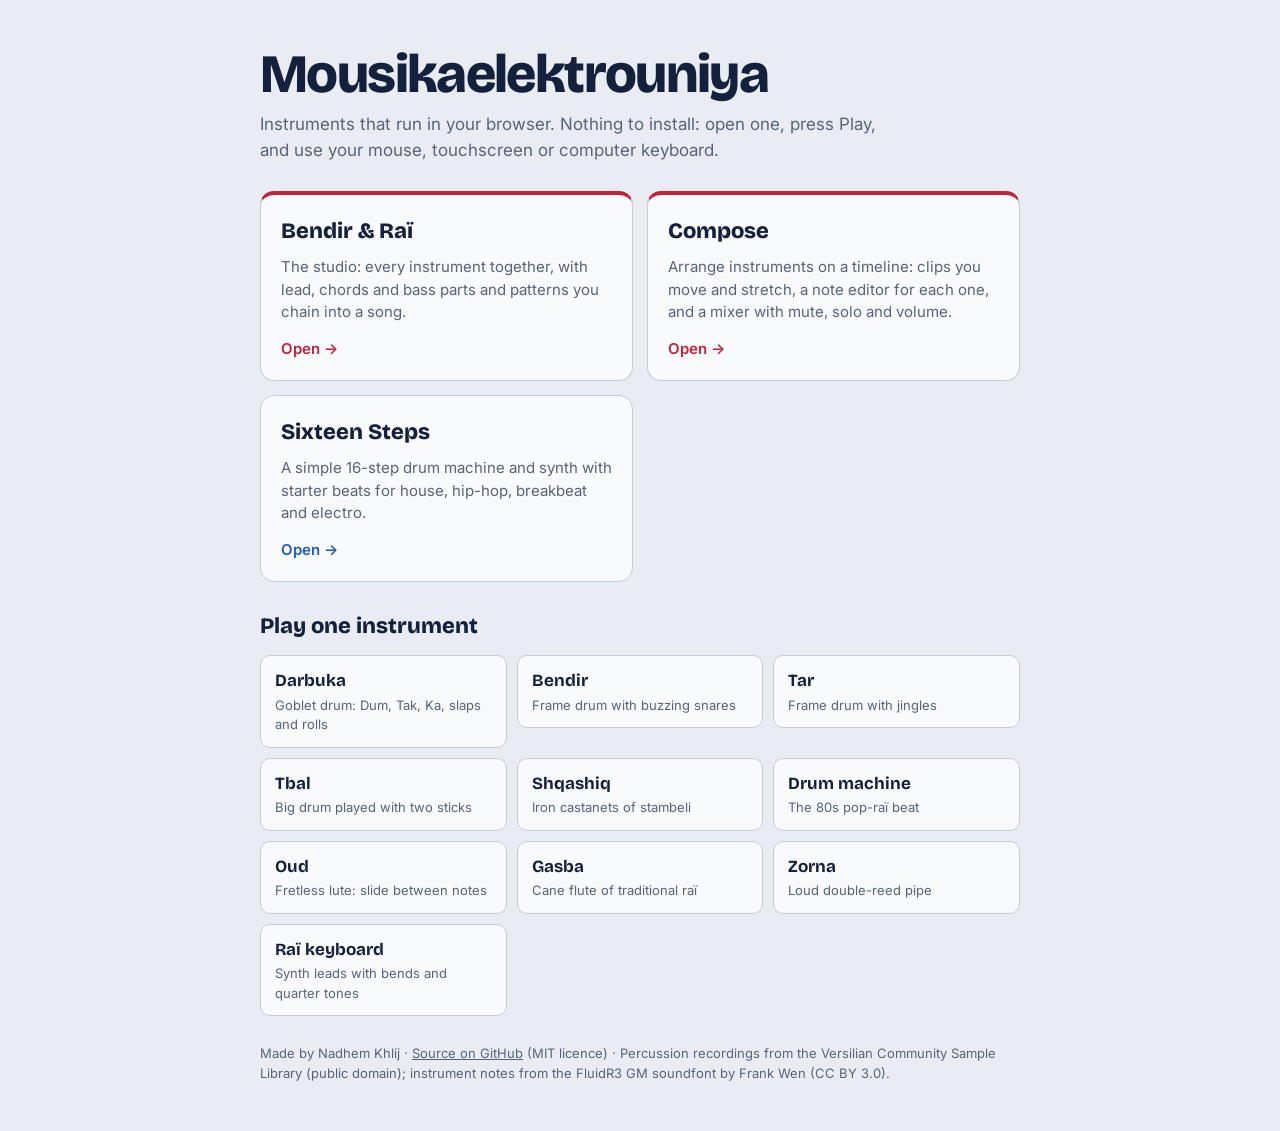
<file: index.html>
<!doctype html>
<html lang="en">
<head>
<meta charset="utf-8">
<meta name="viewport" content="width=device-width, initial-scale=1">
<title>Mousikaelektrouniya</title>
<meta name="description" content="Browser instruments for Tunisian percussion and raï: tap the drums, play the keys, build a song.">
<meta property="og:type" content="website">
<meta property="og:title" content="Mousikaelektrouniya">
<meta property="og:description" content="Browser instruments for Tunisian percussion and raï: darbuka, oud, gasba, raï keyboard, and a page to compose and share songs.">
<meta property="og:url" content="https://nadhemkhlij.github.io/Mousikaelektrouniya/">
<meta property="og:image" content="https://nadhemkhlij.github.io/Mousikaelektrouniya/og.png">
<meta property="og:image:width" content="1200">
<meta property="og:image:height" content="630">
<meta name="twitter:card" content="summary_large_image">
<meta name="theme-color" content="#14213d">
<link rel="icon" type="image/png" sizes="32x32" href="bendir-rai/icons/favicon-32.png">
<link rel="apple-touch-icon" href="bendir-rai/icons/apple-touch-icon.png">
<link rel="stylesheet" href="https://fonts.googleapis.com/css2?family=Inter:wght@400;500;600&family=Bricolage+Grotesque:wght@600;800&display=swap">
<style>
:root {
  --bg: #e9edf3; --panel: #f8fafc; --ink: #14213d; --muted: #56637a; --line: #c3ccd9;
  --drum: #c22338; --synth: #1b5fb8;
  --font-display: "Bricolage Grotesque", "Segoe UI", system-ui, sans-serif;
  --font-body: "Inter", system-ui, -apple-system, "Segoe UI", sans-serif;
  color-scheme: light;
}
@media (prefers-color-scheme: dark) {
  :root { --bg: #0f141c; --panel: #171e29; --ink: #e7ecf4; --muted: #8f9bb0; --line: #2c3748; --drum: #ff6d7c; --synth: #74b0ff; color-scheme: dark; }
}
* { box-sizing: border-box; }
body {
  margin: 0; background: var(--bg); color: var(--ink); font-family: var(--font-body); font-size: 15px; line-height: 1.5;
  padding: 48px max(16px, env(safe-area-inset-right, 0px)) 48px max(16px, env(safe-area-inset-left, 0px));
}
main { max-width: 760px; margin: 0 auto; display: flex; flex-direction: column; gap: 28px; }
h1 { font-family: var(--font-display); font-weight: 800; font-size: clamp(34px, 7vw, 54px); letter-spacing: -0.03em; line-height: 1; margin: 0; }
.lead { color: var(--muted); font-size: 17px; margin: 10px 0 0; max-width: 58ch; }
.cards { display: grid; grid-template-columns: repeat(auto-fit, minmax(260px, 1fr)); gap: 14px; }
a.card {
  display: flex; flex-direction: column; gap: 8px; padding: 20px; border-radius: 14px;
  background: var(--panel); border: 1px solid var(--line); color: inherit; text-decoration: none;
  transition: border-color 0.15s, transform 0.15s;
}
a.card:hover { border-color: var(--accent); transform: translateY(-2px); }
a.card:focus-visible { outline: 2px solid var(--ink); outline-offset: 2px; }
.card.main { --accent: var(--drum); border-top: 4px solid var(--drum); }
.card.alt { --accent: var(--synth); }
.card h2 { font-family: var(--font-display); font-size: 22px; font-weight: 800; margin: 0; }
.card p { margin: 0; color: var(--muted); }
.card .go { margin-top: auto; padding-top: 6px; font-weight: 600; color: var(--accent); }
.instruments h2 { font-family: var(--font-display); font-size: 22px; font-weight: 800; margin: 0 0 12px; }
.instruments ul { list-style: none; margin: 0; padding: 0; display: grid; grid-template-columns: repeat(auto-fill, minmax(200px, 1fr)); gap: 10px; }
.instruments a { display: flex; flex-direction: column; gap: 2px; padding: 12px 14px; border-radius: 10px; background: var(--panel); border: 1px solid var(--line); color: inherit; text-decoration: none; }
.instruments a:hover { border-color: var(--ink); }
.instruments a:focus-visible { outline: 2px solid var(--ink); outline-offset: 2px; }
.instruments b { font-family: var(--font-display); font-size: 17px; }
.instruments span { color: var(--muted); font-size: 13px; }
footer { color: var(--muted); font-size: 13px; }
footer a { color: inherit; }
@media (prefers-reduced-motion: reduce) { a.card { transition: none; } a.card:hover { transform: none; } }
</style>
</head>
<body>
<main>
  <header>
    <h1>Mousikaelektrouniya</h1>
    <p class="lead">Instruments that run in your browser. Nothing to install: open one, press Play, and use your mouse, touchscreen or computer keyboard.</p>
  </header>
  <div class="cards">
    <a class="card main" href="bendir-rai/">
      <h2>Bendir &amp; Raï</h2>
      <p>The studio: every instrument together, with lead, chords and bass parts and patterns you chain into a song.</p>
      <span class="go">Open →</span>
    </a>
    <a class="card main" href="bendir-rai/#compose">
      <h2>Compose</h2>
      <p>Arrange instruments on a timeline: clips you move and stretch, a note editor for each one, and a mixer with mute, solo and volume.</p>
      <span class="go">Open →</span>
    </a>
    <a class="card alt" href="sixteen-steps/">
      <h2>Sixteen Steps</h2>
      <p>A simple 16-step drum machine and synth with starter beats for house, hip-hop, breakbeat and electro.</p>
      <span class="go">Open →</span>
    </a>
  </div>
  <section class="instruments" aria-labelledby="instTitle">
    <h2 id="instTitle">Play one instrument</h2>
    <ul>
      <li><a href="bendir-rai/#darbuka"><b>Darbuka</b><span>Goblet drum: Dum, Tak, Ka, slaps and rolls</span></a></li>
      <li><a href="bendir-rai/#bendir"><b>Bendir</b><span>Frame drum with buzzing snares</span></a></li>
      <li><a href="bendir-rai/#tar"><b>Tar</b><span>Frame drum with jingles</span></a></li>
      <li><a href="bendir-rai/#tbal"><b>Tbal</b><span>Big drum played with two sticks</span></a></li>
      <li><a href="bendir-rai/#shqashiq"><b>Shqashiq</b><span>Iron castanets of stambeli</span></a></li>
      <li><a href="bendir-rai/#drum-machine"><b>Drum machine</b><span>The 80s pop-raï beat</span></a></li>
      <li><a href="bendir-rai/#oud"><b>Oud</b><span>Fretless lute: slide between notes</span></a></li>
      <li><a href="bendir-rai/#gasba"><b>Gasba</b><span>Cane flute of traditional raï</span></a></li>
      <li><a href="bendir-rai/#zorna"><b>Zorna</b><span>Loud double-reed pipe</span></a></li>
      <li><a href="bendir-rai/#keyboard"><b>Raï keyboard</b><span>Synth leads with bends and quarter tones</span></a></li>
    </ul>
  </section>
  <footer>
    Made by Nadhem Khlij · <a href="https://github.com/NadhemKhlij/Mousikaelektrouniya">Source on GitHub</a> (MIT licence) ·
    Percussion recordings from the Versilian Community Sample Library (public domain); instrument notes from the FluidR3 GM soundfont by Frank Wen (CC BY 3.0).
  </footer>
</main>
</body>
</html>
</file>
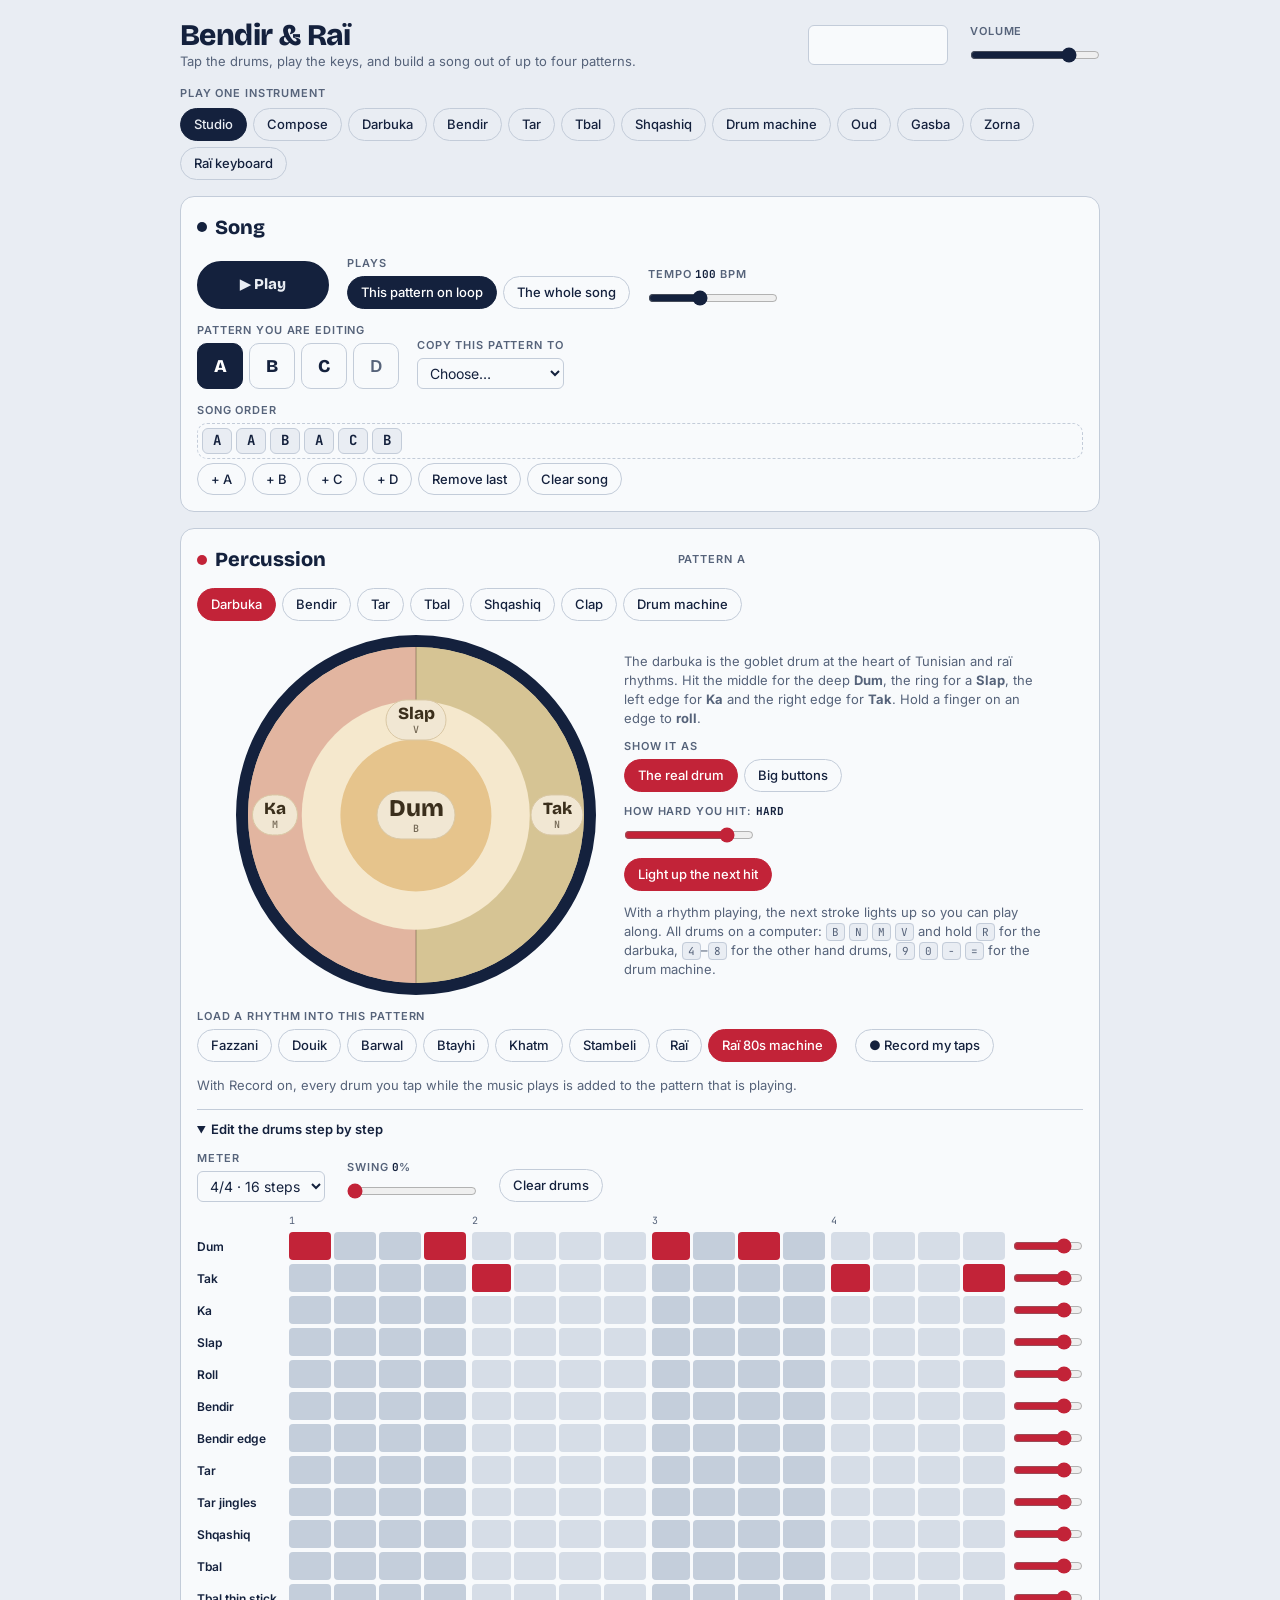
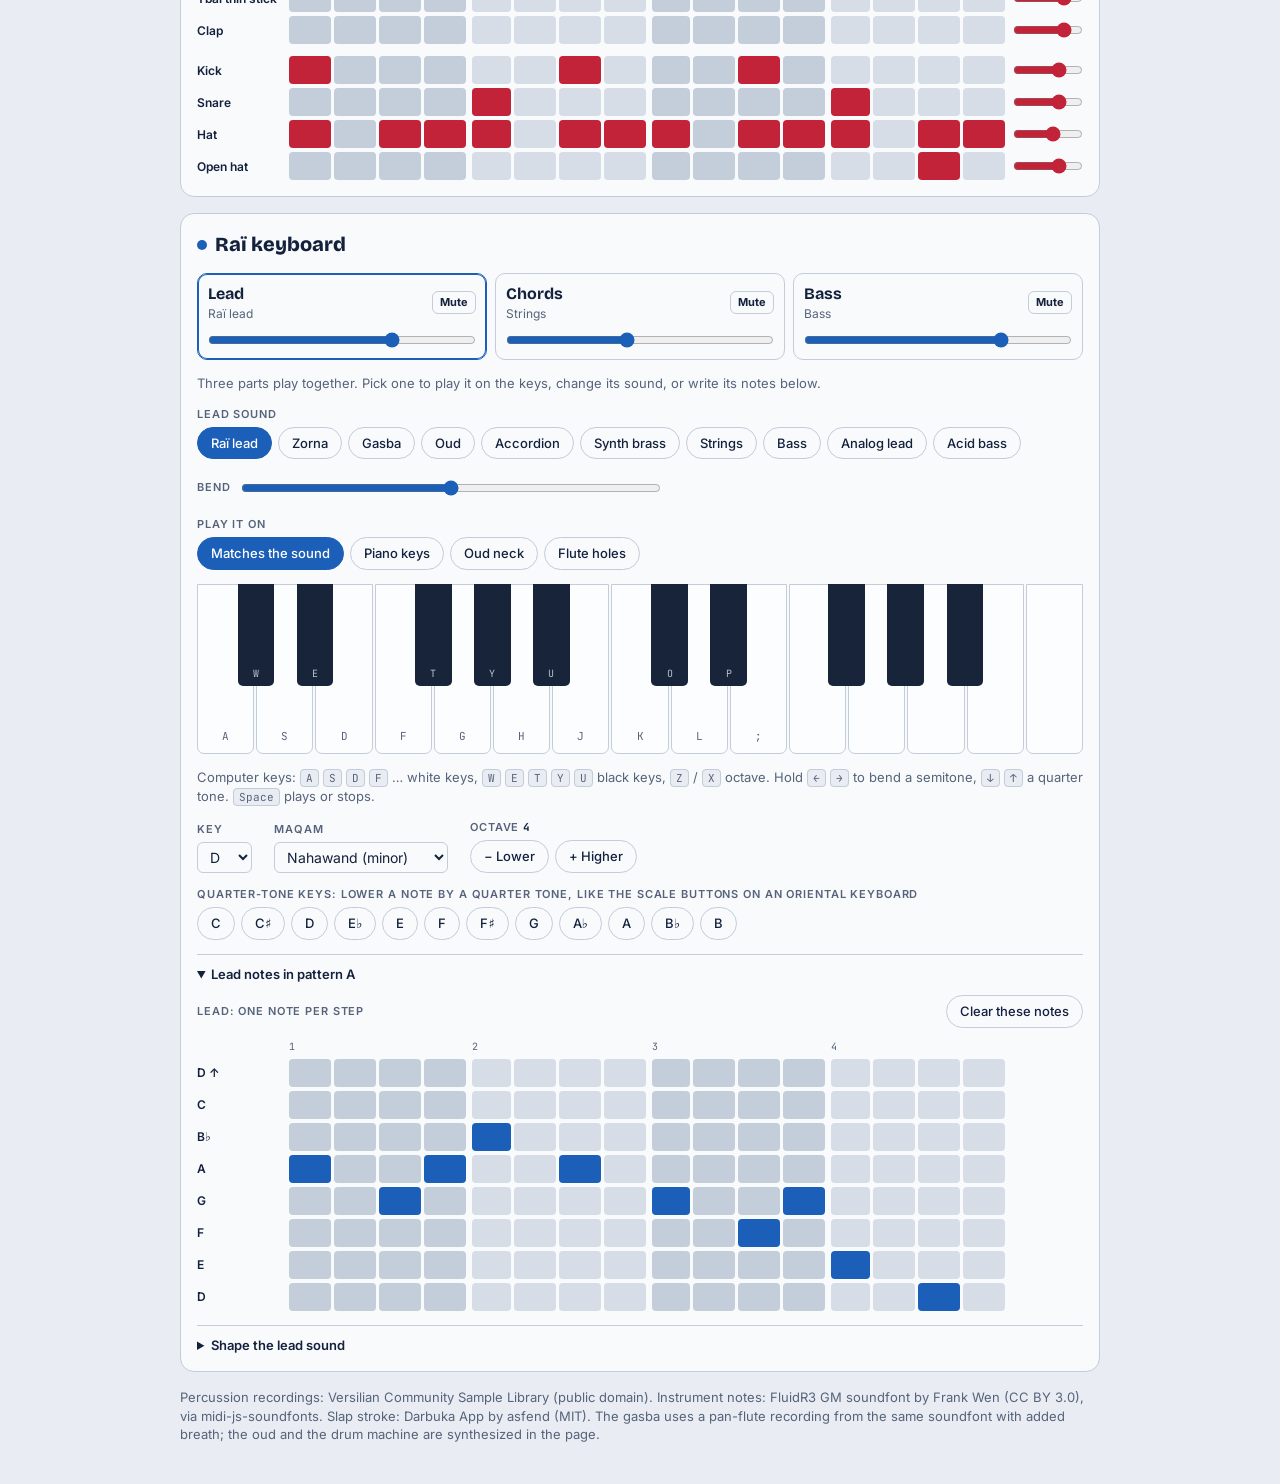
<file: bendir-rai/index.html>
<!doctype html>
<html lang="en">
<head>
<meta charset="utf-8">
<meta name="viewport" content="width=device-width, initial-scale=1, viewport-fit=cover">
<title>Bendir &amp; Raï</title>
<link rel="stylesheet" href="https://fonts.googleapis.com/css2?family=Inter:wght@400;500;600&family=JetBrains+Mono:wght@500;700&family=Bricolage+Grotesque:wght@600;800&display=swap">
<link rel="stylesheet" href="css/app.css">
<meta name="description" content="Play the darbuka, oud, gasba and raï keyboard in your browser, compose songs with them, and share them as links.">
<meta property="og:type" content="website">
<meta property="og:site_name" content="Mousikaelektrouniya">
<meta property="og:title" content="Bendir &amp; Raï">
<meta property="og:description" content="Play the darbuka, oud, gasba and raï keyboard in your browser, compose songs with them, and share them as links.">
<meta property="og:url" content="https://nadhemkhlij.github.io/Mousikaelektrouniya/bendir-rai/">
<meta property="og:image" content="https://nadhemkhlij.github.io/Mousikaelektrouniya/og.png">
<meta property="og:image:width" content="1200">
<meta property="og:image:height" content="630">
<meta property="og:image:alt" content="Bendir &amp; Raï: a darbuka head with its Dum, Slap, Tak and Ka zones">
<meta name="twitter:card" content="summary_large_image">
<meta name="theme-color" content="#14213d">
<link rel="manifest" href="manifest.webmanifest">
<link rel="icon" type="image/png" sizes="32x32" href="icons/favicon-32.png">
<link rel="icon" type="image/png" sizes="192x192" href="icons/icon-192.png">
<link rel="apple-touch-icon" href="icons/apple-touch-icon.png">
<meta name="mobile-web-app-capable" content="yes">
<meta name="apple-mobile-web-app-capable" content="yes">
<meta name="apple-mobile-web-app-title" content="Bendir &amp; Raï">
<meta name="apple-mobile-web-app-status-bar-style" content="black-translucent">
</head>
<body style="margin:0">
<div class="wrap">
  <header class="top">
    <div class="brand">
      <h1>Bendir &amp; Raï</h1>
      <span>Tap the drums, play the keys, and build a song out of up to four patterns.</span>
    </div>
    <canvas id="scope" width="280" height="80" aria-hidden="true"></canvas>
    <div class="ctl"><label for="vol">Volume</label><input id="vol" type="range" min="0" max="100" step="1"></div>
  </header>

  <nav class="inst-nav" aria-label="Instruments">
    <span class="lbl">Play one instrument</span>
    <div class="chips" id="instNav"></div>
  </nav>

  <section class="panel focus" id="focus" aria-labelledby="fName" hidden>
    <a class="back" href="#">← Back to the studio</a>
    <h2 id="fName"></h2>
    <p class="about" id="fAbout"></p>
    <div class="song-row">
      <button class="play" id="fPlay" type="button">▶ Play a rhythm</button>
      <div class="ctl"><label for="fBpm">Tempo <output id="fBpmOut">100</output> BPM</label><input id="fBpm" type="range" min="50" max="180" step="1"></div>
      <div class="ctl"><span class="lbl">Rhythm to play along with</span><div class="chips" id="fBeats"></div></div>
    </div>
  </section>

  <section class="panel song" aria-label="Song">
    <div class="head"><h2>Song</h2></div>
    <div class="song-row">
      <button class="play" id="play" type="button">▶ Play</button>
      <div class="ctl"><span class="lbl">Plays</span>
        <div class="chips"><button class="chip" id="modeLoop" type="button">This pattern on loop</button><button class="chip" id="modeSong" type="button">The whole song</button></div></div>
      <div class="ctl"><label for="bpm">Tempo <output id="bpmOut">120</output> BPM</label><input id="bpm" type="range" min="50" max="180" step="1"></div>
    </div>
    <div class="song-row">
      <div class="ctl"><span class="lbl">Pattern you are editing</span><div class="chips" id="pats"></div></div>
      <div class="ctl"><label for="copyTo">Copy this pattern to</label>
        <select id="copyTo"><option value="">Choose…</option></select></div>
    </div>
    <div class="ctl">
      <span class="lbl">Song order</span>
      <div class="chain" id="chain"></div>
      <div class="chips" id="chainAdd"></div>
    </div>
  </section>

  <section class="panel composer" id="composer" aria-label="Compose" hidden>
    <div class="head"><h2>Compose</h2></div>
    <p class="hint">Each row is an instrument. Click an empty bar to add a clip, drag a clip to move it, drag its right edge to make it longer, and pick a clip to write its notes below. Press <kbd>Space</kbd> to play or stop.</p>
    <div class="shared-note" id="cShared" role="status" hidden>
      <p id="cSharedNote"></p>
      <div class="chips"><button class="chip sel" id="cKeepShared" type="button">Keep this song</button><button class="chip" id="cBackMine" type="button">Back to my song</button></div>
    </div>
    <div class="ctop">
      <div class="ctl ctitle"><label for="cTitle">Song title</label><input id="cTitle" type="text" maxlength="60" placeholder="My song" autocomplete="off"></div>
      <button class="chip" id="cWav" type="button">⤓ Download audio</button>
      <button class="chip" id="cShare" type="button">Share a link</button>
    </div>
    <div class="share-box" id="cShareBox" hidden>
      <label class="lbl" for="cShareUrl">Link to your song</label>
      <div class="share-row"><input id="cShareUrl" type="text" readonly><button class="chip" id="cCopy" type="button">Copy</button></div>
      <p class="hint" id="cCopyNote">Anyone who opens it hears this version of your song. If you change the song, share a new link.</p>
    </div>
    <p class="hint" id="cExportNote" role="status"></p>
    <div class="ctop">
      <button class="play" id="cPlay" type="button">▶ Play</button>
      <button class="chip rec" id="cRec" type="button" aria-pressed="false">● Record</button>
      <button class="chip" id="cHome" type="button">⏮ Back to the start</button>
      <button class="chip" id="cClick" type="button" aria-pressed="false">Click track</button>
      <button class="chip" id="cUndo" type="button" title="Undo (Ctrl+Z)">↶ Undo</button>
      <button class="chip" id="cRedo" type="button" title="Redo (Ctrl+Shift+Z)">↷ Redo</button>
      <div class="ctl"><label for="cBpm">Tempo <output id="cBpmOut">100</output> BPM</label><input id="cBpm" type="range" min="50" max="180" step="1"></div>
      <div class="ctl"><label for="cRoot">Key</label><select id="cRoot"></select></div>
      <div class="ctl"><label for="cScale">Maqam</label><select id="cScale"></select></div>
      <div class="ctl"><label for="cBars">Length</label><select id="cBars"><option value="8">8 bars</option><option value="16">16 bars</option><option value="32">32 bars</option></select></div>
      <button class="chip" id="cLoop" type="button" aria-pressed="true">Loop</button>
      <div class="ctl"><label for="cAdd">Add an instrument</label><select id="cAdd"></select></div>
    </div>
    <div class="tl-wrap" id="tlWrap"><div class="tl" id="tl"></div></div>
    <div class="ceditor" id="cEditor"></div>
    <div class="cplay" id="cPlayHead">
      <h3 id="cPlayTitle"></h3>
      <p class="hint" id="cPlayHint"></p>
    </div>
  </section>

  <section class="panel groove" id="groove" aria-labelledby="gbTitle" hidden>
    <a class="back" href="#">← Back to the studio</a>
    <h2 id="gbTitle">Drum machine</h2>
    <div class="shared-note" id="gbShared" role="status" hidden>
      <p id="gbSharedNote"></p>
      <div class="chips"><button class="chip sel" id="gbKeepShared" type="button">Keep this beat</button><button class="chip" id="gbBackMine" type="button">Back to my beat</button></div>
    </div>
    <p class="about">Analog-style drums and an acid bass line, for techno, house and acid house. Pick a style to start, then change it step by step. Press <kbd>Space</kbd> to play or stop.</p>
    <div class="ctop">
      <button class="play" id="gbPlay" type="button">▶ Play</button>
      <button class="chip rec" id="gbRec" type="button" aria-pressed="false">● Record taps</button>
      <div class="ctl"><label for="gbBpm">Tempo <output id="gbBpmOut">128</output> BPM</label><input id="gbBpm" type="range" min="60" max="160" step="1"></div>
      <div class="ctl"><label for="gbSwing">Swing <output id="gbSwingOut">0</output>%</label><input id="gbSwing" type="range" min="0" max="60" step="1"></div>
    </div>
    <div class="song-row gb-patrow">
      <div class="ctl"><span class="lbl">Pattern</span><div class="chips" id="gbPats"></div></div>
      <button class="chip" id="gbChain" type="button" aria-pressed="false">Chain the patterns</button>
      <div class="ctl"><label for="gbCopy">Copy this pattern to</label><select id="gbCopy"><option value="">Choose…</option></select></div>
    </div>
    <p class="hint" id="gbPatHint" role="status"></p>
    <div class="ctl"><span class="lbl">Start from a style (fills the pattern you're on)</span><div class="chips" id="gbPresets"></div></div>
    <div class="gb-pads" id="gbPads"></div>

    <div class="gb-part drums-part">
      <div class="head"><h3>Drums</h3><button class="chip" id="gbClearDrums" type="button">Clear drums</button></div>
      <div class="ced-scroll"><div class="gb-grid" id="gbDrumGrid"></div></div>
      <p class="hint">Click a square to add a hit, or drag to paint several. Hits on an <b>Accent</b> step are louder. Click a drum's name to mute it.</p>
      <div class="knobs">
        <div class="ctl"><label for="gbVoice">Shape a drum</label><select id="gbVoice"></select></div>
        <div class="ctl"><label for="gbTune">Tune <output id="gbTuneOut">0</output></label><input id="gbTune" type="range" min="-12" max="12" step="1"></div>
        <div class="ctl"><label for="gbDecay">Decay <output id="gbDecayOut">100</output>%</label><input id="gbDecay" type="range" min="25" max="250" step="5"></div>
        <div class="ctl"><label for="gbLevel">Level</label><input id="gbLevel" type="range" min="0" max="100" step="1"></div>
        <div class="ctl"><span class="lbl">Sound</span>
          <div class="chips"><button class="chip" id="gbLoadBtn" type="button">Load your own sound…</button><button class="chip" id="gbBuiltIn" type="button" hidden>Use the built-in sound</button></div>
          <span class="hint" id="gbSampleName"></span>
          <input type="file" id="gbFile" accept="audio/*,.wav,.mp3,.ogg,.flac,.m4a,.aif,.aiff" hidden>
        </div>
      </div>
      <p class="hint" id="gbSampleNote" role="status">You can also drop an audio file straight onto a pad. Your sounds stay in this browser and are not included in shared links.</p>
    </div>

    <div class="gb-part acid-part">
      <div class="head"><h3>Acid bass</h3>
        <button class="chip" id="gbNewLine" type="button">New acid line</button><button class="chip" id="gbClearLine" type="button">Clear line</button><button class="chip" id="gbMuteBass" type="button" aria-pressed="false">Mute bass</button></div>
      <div class="knobs">
        <div class="ctl"><label for="gbRoot">Key</label><select id="gbRoot"></select></div>
        <div class="ctl"><label for="gbWave">Wave</label><select id="gbWave"><option value="sawtooth">Saw</option><option value="square">Square</option></select></div>
        <div class="ctl"><label for="gbCut">Cutoff</label><input id="gbCut" type="range" min="0" max="100"></div>
        <div class="ctl"><label for="gbRes">Resonance</label><input id="gbRes" type="range" min="0" max="100"></div>
        <div class="ctl"><label for="gbEnv">Env mod</label><input id="gbEnv" type="range" min="0" max="100"></div>
        <div class="ctl"><label for="gbDec">Decay</label><input id="gbDec" type="range" min="0" max="100"></div>
        <div class="ctl"><label for="gbAcc">Accent</label><input id="gbAcc" type="range" min="0" max="100"></div>
        <div class="ctl"><label for="gbDrive">Drive</label><input id="gbDrive" type="range" min="0" max="100"></div>
        <div class="ctl"><label for="gbVol">Volume</label><input id="gbVol" type="range" min="0" max="100"></div>
      </div>
      <div class="ced-scroll"><div class="gb-grid" id="gbBassGrid"></div></div>
      <p class="hint">Each step plays one note: click a square in a column to pick its note, and click it again to make the step silent. <b>Up</b> and <b>Down</b> move a note by an octave, <b>Accent</b> makes it louder and brighter, and <b>Slide</b> glides into the next note without a new attack. Turn up Resonance and move Cutoff while it plays for the acid sound.</p>
    </div>

    <div class="gb-part keys-part">
      <div class="head"><h3>Chords</h3><button class="chip" id="gbClearChords" type="button">Clear chords</button><button class="chip" id="gbMuteChords" type="button" aria-pressed="false">Mute chords</button></div>
      <div class="knobs">
        <div class="ctl"><label for="gbKeysSound">Sound</label><select id="gbKeysSound"><option value="Organ">Organ (house)</option><option value="Stab">Stab (techno)</option><option value="Pad">Pad (held)</option></select></div>
        <div class="ctl"><label for="gbKeysCut">Brightness</label><input id="gbKeysCut" type="range" min="0" max="100"></div>
        <div class="ctl"><label for="gbKeysLen">Length</label><input id="gbKeysLen" type="range" min="0" max="100"></div>
        <div class="ctl"><label for="gbKeysVol">Volume</label><input id="gbKeysVol" type="range" min="0" max="100"></div>
        <div class="ctl"><span class="lbl">Notes</span><div class="chips"><button class="chip" id="gbSev" type="button" aria-pressed="false">Add sevenths</button></div></div>
      </div>
      <div class="ced-scroll"><div class="gb-grid" id="gbChordGrid"></div></div>
      <p class="hint">Each row is a chord from the key (in a minor key: i, III, iv, v, VI and VII). Click a square to play that chord on that step, and click it again to remove it. Organ and Stab are short hits for house and techno; Pad holds the chord.</p>
    </div>

    <div class="gb-part">
      <div class="head"><h3>Effects</h3></div>
      <div class="knobs">
        <div class="ctl gb-filter"><label for="gbFilt">Filter <output id="gbFiltOut">off</output></label><input id="gbFilt" type="range" min="-100" max="100" step="1"><span class="hint">low-pass ← off → high-pass</span></div>
        <div class="ctl"><label for="gbEcho">Echo</label><input id="gbEcho" type="range" min="0" max="100"></div>
        <div class="ctl"><label for="gbVerb">Reverb</label><input id="gbVerb" type="range" min="0" max="100"></div>
        <div class="ctl"><label for="gbPump">Pump <output id="gbPumpOut">0</output></label><input id="gbPump" type="range" min="0" max="100"></div>
        <button class="chip" id="gbFiltReset" type="button">Filter off</button>
      </div>
      <div class="chips"><button class="chip rec" id="gbFiltRec" type="button" aria-pressed="false">● Record filter moves</button><button class="chip" id="gbFiltClear" type="button">Clear filter moves</button></div>
      <p class="hint"><b>Pump</b> makes the bass and chords duck on every kick and swell back, the breathing feel of house and techno. To save a filter sweep in the pattern, press <b>● Record filter moves</b> and move the Filter while it plays; the moves appear in the <b>Filter moves</b> row under the drums and play back every time. Click a square in that row to remove a move.</p>
    </div>

    <div class="ctop">
      <button class="chip" id="gbToCompose" type="button">Use in Compose</button>
      <button class="chip" id="gbWav" type="button">⤓ Download 8 bars</button>
      <button class="chip" id="gbShare" type="button">Share this beat</button>
    </div>
    <div class="share-box" id="gbShareBox" hidden>
      <label class="lbl" for="gbShareUrl">Link to your beat</label>
      <div class="share-row"><input id="gbShareUrl" type="text" readonly><button class="chip" id="gbCopy2" type="button">Copy</button></div>
      <p class="hint" id="gbCopyNote">Anyone who opens it hears this beat, all four patterns. Sounds you loaded yourself are not included.</p>
    </div>
    <p class="hint" id="gbNote" role="status"></p>
  </section>

  <section class="panel drums" id="drumsPanel" aria-label="Percussion">
    <div class="head"><h2>Percussion</h2><span class="lbl" id="drumPatLbl"></span></div>
    <div class="chips" id="percTabs" role="tablist" aria-label="Instrument"></div>
    <div class="sim-area">
      <div class="sim" id="sim" role="group"></div>
      <div class="sim-side">
        <p class="hint" id="simHelp"></p>
        <div class="ctl" id="simViewRow"><span class="lbl">Show it as</span>
          <div class="chips"><button class="chip" id="viewReal" type="button">The real drum</button><button class="chip" id="viewButtons" type="button">Big buttons</button></div></div>
        <div class="ctl"><label for="touch">How hard you hit: <output id="touchOut">Hard</output></label><input id="touch" type="range" min="10" max="100" step="1"></div>
        <button class="chip" id="guide" type="button" aria-pressed="true">Light up the next hit</button>
        <p class="hint" id="guideHint">With a rhythm playing, the next stroke lights up so you can play along. All drums on a computer: <kbd>B</kbd> <kbd>N</kbd> <kbd>M</kbd> <kbd>V</kbd> and hold <kbd>R</kbd> for the darbuka, <kbd>4</kbd>–<kbd>8</kbd> for the other hand drums, <kbd>9</kbd> <kbd>0</kbd> <kbd>-</kbd> <kbd>=</kbd> for the drum machine.</p>
      </div>
    </div>

    <div class="transport">
      <div class="ctl">
        <span class="lbl">Load a rhythm into this pattern</span>
        <div class="chips" id="beats"></div>
      </div>
      <button class="chip rec" id="rec" type="button" aria-pressed="false">● Record my taps</button>
    </div>
    <p class="hint" id="recHint">With Record on, every drum you tap while the music plays is added to the pattern that is playing.</p>

    <details id="patDetails" open>
      <summary>Edit the drums step by step</summary>
      <div class="inner">
        <div class="knobs">
          <div class="ctl"><label for="meter">Meter</label><select id="meter"><option value="16">4/4 · 16 steps</option><option value="12">6/8 · 12 steps</option></select></div>
          <div class="ctl"><label for="swing">Swing <output id="swingOut">0</output>%</label><input id="swing" type="range" min="0" max="60" step="1"></div>
          <button class="chip" id="clearDrums" type="button">Clear drums</button>
        </div>
        <div class="grid" id="drumGrid"></div>
      </div>
    </details>
  </section>

  <section class="panel synth" id="synthPanel" aria-label="Raï keyboard">
    <div class="head"><h2>Raï keyboard</h2></div>
    <div class="tracks" id="tracks"></div>
    <p class="hint" id="tracksHint">Three parts play together. Pick one to play it on the keys, change its sound, or write its notes below.</p>

    <div class="ctl" id="soundRow"><span class="lbl" id="soundLbl">Sound</span><div class="chips" id="sounds"></div></div>

    <div class="bend">
      <label class="lbl" for="bend">Bend</label>
      <input id="bend" type="range" min="-200" max="200" step="1" value="0">
    </div>
    <div class="ctl" id="surfRow"><span class="lbl">Play it on</span><div class="chips" id="surfaces"></div></div>
    <div class="surface" id="surfPiano"><div class="piano" id="piano" aria-label="Piano keyboard"></div></div>
    <div class="surface" id="surfOud" hidden>
      <div class="neck" id="neck" role="group" aria-label="Oud neck: six courses, no frets"></div>
      <div class="chips"><button class="chip" id="oudSnap" type="button" aria-pressed="true">Snap to the maqam</button><button class="chip" id="oudTrem" type="button" aria-pressed="false">Tremolo picking</button></div>
    </div>
    <div class="surface" id="surfPipe" hidden>
      <div class="pipe" id="pipe" role="group" aria-label="Flute: eight finger holes, low to high"><span class="mouth"></span></div>
      <div class="pipe-names" id="pipeNames"></div>
    </div>
    <p class="hint" id="surfHint"></p>

    <div class="knobs" id="synthKnobs">
      <div class="ctl"><label for="root">Key</label><select id="root"></select></div>
      <div class="ctl"><label for="scale">Maqam</label>
        <select id="scale"><option value="hijaz">Hijaz</option><option value="kurd">Kurd</option><option value="nahawand">Nahawand (minor)</option><option value="bayati">Bayati (quarter tone)</option><option value="rast">Rast (quarter tones)</option><option value="ajam">Ajam (major)</option></select></div>
      <div class="ctl"><span class="lbl">Octave <output id="octOut">4</output></span>
        <div class="chips"><button class="chip" id="octDown" type="button">− Lower</button><button class="chip" id="octUp" type="button">+ Higher</button></div></div>
    </div>
    <div class="ctl" id="qtRow">
      <span class="lbl">Quarter-tone keys: lower a note by a quarter tone, like the scale buttons on an oriental keyboard</span>
      <div class="chips" id="qt"></div>
    </div>

    <details open id="notesDetails">
      <summary id="notesSummary">Notes</summary>
      <div class="inner">
        <div class="head"><span class="lbl" id="notesHint"></span><button class="chip" id="clearNotes" type="button">Clear these notes</button></div>
        <div class="grid" id="melGrid"></div>
      </div>
    </details>

    <details id="shapeDetails">
      <summary id="shapeSummary">Shape the sound</summary>
      <div class="inner">
        <div class="knobs">
          <div class="ctl"><label for="cutoff">Brightness</label><input id="cutoff" type="range" min="0" max="100"></div>
          <div class="ctl"><label for="attack">Fade in</label><input id="attack" type="range" min="0" max="100"></div>
          <div class="ctl"><label for="release">Fade out</label><input id="release" type="range" min="0" max="100"></div>
          <div class="ctl"><label for="delay">Echo</label><input id="delay" type="range" min="0" max="100"></div>
          <div class="ctl"><label for="glide">Glide between held notes</label><input id="glide" type="range" min="0" max="100"></div>
          <div class="ctl"><label for="vibrato">Vibrato</label><input id="vibrato" type="range" min="0" max="100"></div>
          <div class="ctl"><span class="lbl">Ornament</span><div class="chips"><button class="chip" id="orn" type="button" aria-pressed="false">Grace note on every key</button></div></div>
        </div>
      </div>
    </details>
  </section>

  <p class="hint">Percussion recordings: Versilian Community Sample Library (public domain). Instrument notes: FluidR3 GM soundfont by Frank Wen (CC BY 3.0), via midi-js-soundfonts. Slap stroke: Darbuka App by asfend (MIT). The gasba uses a pan-flute recording from the same soundfont with added breath; the oud and the drum machine are synthesized in the page.</p>
</div>

<!-- The app, in the order its parts must load. -->
<script src="js/core.js" defer></script>
<script src="js/audio.js" defer></script>
<script src="js/studio.js" defer></script>
<script src="js/compose.js" defer></script>
<script src="js/drum-machine.js" defer></script>
<script src="js/app.js" defer></script>
<script>
  // installable app and offline use (see sw.js)
  if ('serviceWorker' in navigator) window.addEventListener('load', function () { navigator.serviceWorker.register('sw.js').catch(function () {}); });
</script>
</body>
</html>
</file>
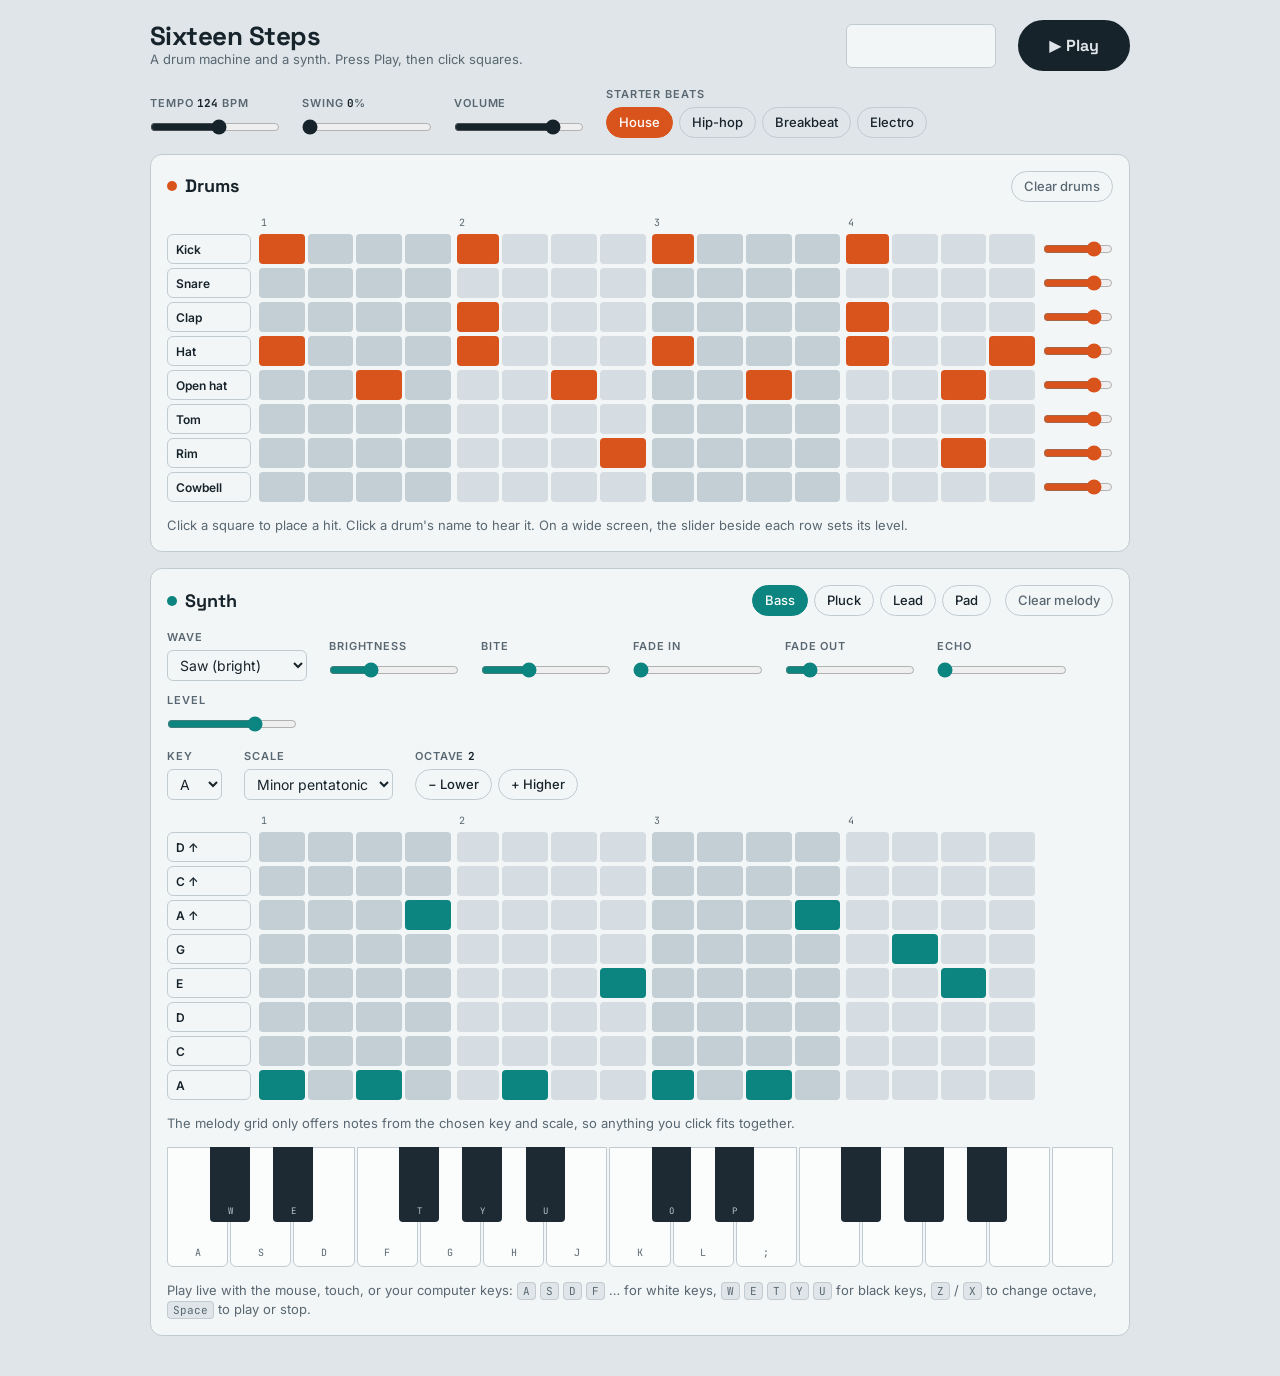
<file: sixteen-steps/index.html>
<!doctype html>
<html lang="en">
<head>
<meta charset="utf-8">
<meta name="viewport" content="width=device-width, initial-scale=1, viewport-fit=cover">
<title>Sixteen Steps</title>
<link rel="stylesheet" href="https://fonts.googleapis.com/css2?family=Inter:wght@400;500;600&family=JetBrains+Mono:wght@500;700&family=Space+Grotesk:wght@500;700&display=swap">
<style>
/* Layout: one hardware-style faceplate. Transport strip on top, then two instrument
   panels stacked (drums in orange, synth in teal), each a 16-step grid read left to right. */
:root {
  --bg: #dfe5e8;
  --panel: #f3f6f7;
  --ink: #17232b;
  --muted: #586771;
  --line: #c1cbd1;
  --cell: #d5dde2;
  --cell-alt: #c3ced5;
  --drum: #d9541c;
  --synth: #0c8580;
  --on-accent: #ffffff;
  --key-white: #fbfcfc;
  --key-black: #1d2a33;
  --font-display: "Space Grotesk", "Segoe UI", system-ui, sans-serif;
  --font-body: "Inter", system-ui, -apple-system, "Segoe UI", sans-serif;
  --font-mono: "JetBrains Mono", ui-monospace, "SF Mono", Menlo, monospace;
  --label-w: 84px;
}
@media (prefers-color-scheme: dark) {
  :root:not([data-theme="light"]) {
    --bg: #11171c; --panel: #1a2229; --ink: #e6edf1; --muted: #8e9ca7; --line: #2f3b44;
    --cell: #27323b; --cell-alt: #33414c; --drum: #ff8647; --synth: #38cbc0;
    --on-accent: #10161a; --key-white: #dfe6ea; --key-black: #0b1014;
    color-scheme: dark;
  }
}
:root[data-theme="dark"] {
  --bg: #11171c; --panel: #1a2229; --ink: #e6edf1; --muted: #8e9ca7; --line: #2f3b44;
  --cell: #27323b; --cell-alt: #33414c; --drum: #ff8647; --synth: #38cbc0;
  --on-accent: #10161a; --key-white: #dfe6ea; --key-black: #0b1014;
  color-scheme: dark;
}

* { box-sizing: border-box; }
body {
  background: var(--bg); color: var(--ink);
  font-family: var(--font-body); font-size: 14px; line-height: 1.45;
  padding-block: 20px 40px;
  padding-left: max(16px, env(safe-area-inset-left, 0px));
  padding-right: max(16px, env(safe-area-inset-right, 0px));
}
.wrap { max-width: 980px; margin: 0 auto; display: flex; flex-direction: column; gap: 16px; }

button, select, input { font: inherit; color: inherit; }
button { cursor: pointer; }
:focus-visible { outline: 2px solid var(--ink); outline-offset: 2px; }

/* ---------- transport ---------- */
.top { display: flex; flex-wrap: wrap; align-items: center; gap: 14px 22px; }
.brand { display: flex; flex-direction: column; margin-right: auto; }
.brand h1 { font-family: var(--font-display); font-weight: 700; font-size: 26px; letter-spacing: -0.02em; margin: 0; line-height: 1.1; }
.brand span { color: var(--muted); font-size: 13px; }
#scope { width: 150px; height: 44px; border: 1px solid var(--line); border-radius: 6px; background: var(--panel); }
.play {
  font-family: var(--font-display); font-weight: 700; font-size: 16px;
  min-width: 112px; padding: 12px 20px; border-radius: 999px;
  border: 2px solid var(--ink); background: var(--ink); color: var(--bg);
}
.play.playing { background: transparent; color: var(--ink); }

.knobs { display: flex; flex-wrap: wrap; gap: 12px 22px; align-items: end; }
.ctl { display: flex; flex-direction: column; gap: 4px; min-width: 0; }
.ctl label, .lbl { font-size: 11px; font-weight: 600; letter-spacing: 0.08em; text-transform: uppercase; color: var(--muted); }
.ctl output { font-family: var(--font-mono); font-weight: 700; font-variant-numeric: tabular-nums; color: var(--ink); letter-spacing: 0; }
input[type=range] { width: 130px; max-width: 100%; accent-color: var(--ink); margin: 0; height: 22px; }
select { background: var(--panel); border: 1px solid var(--line); border-radius: 6px; padding: 5px 8px; }

/* ---------- panels ---------- */
.panel { background: var(--panel); border: 1px solid var(--line); border-radius: 12px; padding: 16px; display: flex; flex-direction: column; gap: 14px; min-width: 0; }
.panel.drums { --accent: var(--drum); }
.panel.synth { --accent: var(--synth); }
.panel.synth input[type=range], .panel.drums input[type=range] { accent-color: var(--accent); }
.head { display: flex; flex-wrap: wrap; align-items: center; gap: 10px 14px; }
.head h2 { font-family: var(--font-display); font-size: 18px; font-weight: 700; margin: 0 auto 0 0; display: flex; align-items: center; gap: 8px; }
.head h2::before { content: ""; width: 10px; height: 10px; border-radius: 50%; background: var(--accent); }
.chips { display: flex; flex-wrap: wrap; gap: 6px; align-items: center; }
.chip { border: 1px solid var(--line); background: transparent; border-radius: 999px; padding: 5px 12px; font-size: 13px; font-weight: 500; }
.chip:hover { border-color: var(--ink); }
.chip.sel { background: var(--accent, var(--drum)); border-color: var(--accent, var(--drum)); color: var(--on-accent); }
.chip.quiet { color: var(--muted); }

/* ---------- step grids ---------- */
.grid { display: flex; flex-direction: column; gap: 4px; }
.row { display: grid; grid-template-columns: var(--label-w) minmax(0, 1fr) 70px; gap: 8px; align-items: center; }
.row .name {
  border: 1px solid var(--line); background: transparent; border-radius: 6px; height: 30px;
  font-size: 12px; font-weight: 600; text-align: left; padding: 0 8px; white-space: nowrap; overflow: hidden; text-overflow: ellipsis;
}
.row .name:hover { border-color: var(--accent); }
.row .name:active { background: var(--accent); color: var(--on-accent); }
.steps { display: grid; grid-template-columns: repeat(16, minmax(0, 1fr)); gap: 3px; }
.cell { height: 30px; border: 0; padding: 0; border-radius: 4px; background: var(--cell); }
.cell:nth-child(8n+1), .cell:nth-child(8n+2), .cell:nth-child(8n+3), .cell:nth-child(8n+4) { background: var(--cell-alt); }
.cell:nth-child(4n+1):not(:first-child) { margin-left: 3px; }
.cell:hover { box-shadow: inset 0 0 0 2px var(--accent); }
.cell.on { background: var(--accent); }
.cell.now { box-shadow: inset 0 0 0 2px var(--ink); }
.cell.on.now { filter: brightness(1.25); }
.row input[type=range] { width: 70px; }
.ruler { color: var(--muted); font-family: var(--font-mono); font-size: 10px; }
.ruler .steps span { text-align: left; padding-left: 2px; }
.ruler .steps span:nth-child(4n+1):not(:first-child) { margin-left: 3px; }

/* ---------- piano ---------- */
.piano { position: relative; height: 120px; display: flex; gap: 2px; touch-action: none; user-select: none; -webkit-user-select: none; }
.wk { flex: 1 1 0; min-width: 0; background: var(--key-white); border: 1px solid var(--line); border-radius: 0 0 6px 6px; display: flex; align-items: flex-end; justify-content: center; padding-bottom: 6px; font-family: var(--font-mono); font-size: 10px; color: #586771; }
.bk { position: absolute; top: 0; height: 62%; width: 4.2%; background: var(--key-black); border-radius: 0 0 4px 4px; display: flex; align-items: flex-end; justify-content: center; padding-bottom: 4px; font-family: var(--font-mono); font-size: 9px; color: #b9c4cb; }
.wk.down, .bk.down { background: var(--accent); color: var(--on-accent); }
.hint { color: var(--muted); font-size: 13px; margin: 0; }
kbd { font-family: var(--font-mono); font-size: 11px; border: 1px solid var(--line); border-radius: 4px; padding: 1px 5px; background: var(--bg); }

@media (max-width: 720px) {
  :root { --label-w: 62px; }
  .row { grid-template-columns: var(--label-w) minmax(0, 1fr); gap: 5px; }
  .row > input[type=range], .row > .spacer { display: none; }
  .steps { gap: 2px; }
  .row .name { padding: 0 4px; font-size: 11px; }
  .cell { height: 32px; border-radius: 3px; }
  .panel { padding: 12px; }
  #scope { display: none; }
  .wk, .bk { font-size: 0; }
  input[type=range] { width: 110px; }
}
</style>
</head>
<body style="margin:0">
<div class="wrap">
  <header class="top">
    <div class="brand">
      <h1>Sixteen Steps</h1>
      <span>A drum machine and a synth. Press Play, then click squares.</span>
    </div>
    <canvas id="scope" width="300" height="88" aria-hidden="true"></canvas>
    <button class="play" id="play" type="button">▶ Play</button>
  </header>

  <div class="knobs">
    <div class="ctl"><label for="bpm">Tempo <output id="bpmOut">120</output> BPM</label><input id="bpm" type="range" min="60" max="180" step="1"></div>
    <div class="ctl"><label for="swing">Swing <output id="swingOut">0</output>%</label><input id="swing" type="range" min="0" max="60" step="1"></div>
    <div class="ctl"><label for="vol">Volume</label><input id="vol" type="range" min="0" max="100" step="1"></div>
    <div class="ctl">
      <span class="lbl">Starter beats</span>
      <div class="chips" id="beats"></div>
    </div>
  </div>

  <section class="panel drums" aria-label="Drum machine">
    <div class="head">
      <h2>Drums</h2>
      <button class="chip quiet" id="clearDrums" type="button">Clear drums</button>
    </div>
    <div class="grid" id="drumGrid"></div>
    <p class="hint">Click a square to place a hit. Click a drum's name to hear it. On a wide screen, the slider beside each row sets its level.</p>
  </section>

  <section class="panel synth" aria-label="Synthesizer">
    <div class="head">
      <h2>Synth</h2>
      <div class="chips" id="sounds"></div>
      <button class="chip quiet" id="clearMelody" type="button">Clear melody</button>
    </div>

    <div class="knobs">
      <div class="ctl"><label for="wave">Wave</label>
        <select id="wave"><option value="sawtooth">Saw (bright)</option><option value="square">Square (hollow)</option><option value="triangle">Triangle (soft)</option><option value="sine">Sine (pure)</option></select></div>
      <div class="ctl"><label for="cutoff">Brightness</label><input id="cutoff" type="range" min="0" max="100"></div>
      <div class="ctl"><label for="res">Bite</label><input id="res" type="range" min="0" max="100"></div>
      <div class="ctl"><label for="attack">Fade in</label><input id="attack" type="range" min="0" max="100"></div>
      <div class="ctl"><label for="release">Fade out</label><input id="release" type="range" min="0" max="100"></div>
      <div class="ctl"><label for="delay">Echo</label><input id="delay" type="range" min="0" max="100"></div>
      <div class="ctl"><label for="synthVol">Level</label><input id="synthVol" type="range" min="0" max="100"></div>
    </div>

    <div class="knobs">
      <div class="ctl"><label for="root">Key</label><select id="root"></select></div>
      <div class="ctl"><label for="scale">Scale</label>
        <select id="scale"><option value="minPent">Minor pentatonic</option><option value="majPent">Major pentatonic</option><option value="minor">Minor</option><option value="major">Major</option></select></div>
      <div class="ctl"><span class="lbl">Octave <output id="octOut">3</output></span>
        <div class="chips"><button class="chip" id="octDown" type="button" aria-label="Octave down">− Lower</button><button class="chip" id="octUp" type="button" aria-label="Octave up">+ Higher</button></div></div>
    </div>

    <div class="grid" id="melGrid"></div>
    <p class="hint">The melody grid only offers notes from the chosen key and scale, so anything you click fits together.</p>

    <div class="piano" id="piano" aria-label="Piano keyboard"></div>
    <p class="hint">Play live with the mouse, touch, or your computer keys: <kbd>A</kbd> <kbd>S</kbd> <kbd>D</kbd> <kbd>F</kbd> … for white keys, <kbd>W</kbd> <kbd>E</kbd> <kbd>T</kbd> <kbd>Y</kbd> <kbd>U</kbd> for black keys, <kbd>Z</kbd> / <kbd>X</kbd> to change octave, <kbd>Space</kbd> to play or stop.</p>
  </section>
</div>

<script>
(function () {
  'use strict';
  var STEPS = 16, ROWS = 8;
  var $ = function (id) { return document.getElementById(id); };

  var DRUMS = [
    { id: 'kick', name: 'Kick' }, { id: 'snare', name: 'Snare' }, { id: 'clap', name: 'Clap' },
    { id: 'chat', name: 'Hat' }, { id: 'ohat', name: 'Open hat' }, { id: 'tom', name: 'Tom' },
    { id: 'rim', name: 'Rim' }, { id: 'bell', name: 'Cowbell' }
  ];
  var NOTE_NAMES = ['C', 'C♯', 'D', 'E♭', 'E', 'F', 'F♯', 'G', 'A♭', 'A', 'B♭', 'B'];
  var SCALES = { minPent: [0, 3, 5, 7, 10], majPent: [0, 2, 4, 7, 9], minor: [0, 2, 3, 5, 7, 8, 10], major: [0, 2, 4, 5, 7, 9, 11] };

  var SOUNDS = {
    Bass:  { wave: 'sawtooth', cutoff: 30, res: 35, attack: 0,  release: 15, delay: 0,  env: 3,   octave: 2 },
    Pluck: { wave: 'sawtooth', cutoff: 48, res: 45, attack: 0,  release: 22, delay: 30, env: 4,   octave: 3 },
    Lead:  { wave: 'square',   cutoff: 62, res: 20, attack: 3,  release: 28, delay: 35, env: 1.5, octave: 4 },
    Pad:   { wave: 'sawtooth', cutoff: 52, res: 10, attack: 55, release: 75, delay: 25, env: 1,   octave: 3 }
  };

  // melody arrays: one entry per step, scale row (0 = lowest) or -1 for rest
  var BEATS = {
    House: { bpm: 124, swing: 0, sound: 'Bass', root: 9, scale: 'minPent',
      d: { kick: 'x...x...x...x...', clap: '....x.......x...', chat: 'x...x...x...x..x', ohat: '..x...x...x...x.', rim: '.......x......x.' },
      m: [0, -1, 0, 5, -1, 0, -1, 3, 0, -1, 0, 5, -1, 4, 3, -1] },
    'Hip-hop': { bpm: 88, swing: 32, sound: 'Pluck', root: 2, scale: 'minor',
      d: { kick: 'x......x..x.....', snare: '....x.......x...', chat: 'x.x.x.x.x.x.x.x.', ohat: '..............x.', rim: '.........x......' },
      m: [0, -1, -1, 4, -1, -1, 2, -1, 0, -1, -1, 5, 4, -1, 2, -1] },
    Breakbeat: { bpm: 136, swing: 10, sound: 'Lead', root: 4, scale: 'minPent',
      d: { kick: 'x.........x.....', snare: '....x..x.x..x...', chat: 'x.x.x.x.x.x.x.x.', tom: '..............xx' },
      m: [5, -1, 4, -1, 2, -1, -1, 4, -1, 5, -1, 7, -1, 5, 4, -1] },
    Electro: { bpm: 112, swing: 0, sound: 'Pluck', root: 7, scale: 'minPent',
      d: { kick: 'x.....x...x.....', snare: '....x.......x...', clap: '....x.......x...', chat: 'xxx.xxx.xxx.xxx.', bell: '..x..x....x..x..' },
      m: [0, 0, 5, 0, 0, 3, 0, 0, 2, 0, 0, 3, 0, 5, 3, 2] }
  };

  // ---------- state ----------
  function blankDrums() { var o = {}; DRUMS.forEach(function (d) { o[d.id] = new Array(STEPS).fill(false); }); return o; }
  function blankMelody() { var m = []; for (var r = 0; r < ROWS; r++) m.push(new Array(STEPS).fill(false)); return m; }

  var state = {
    bpm: 120, swing: 0, vol: 80, synthVol: 70,
    drums: blankDrums(), levels: {}, melody: blankMelody(),
    root: 9, scale: 'minPent', octave: 3, beat: '', sound: '',
    synth: { wave: 'sawtooth', cutoff: 50, res: 30, attack: 0, release: 20, delay: 20, env: 3 }
  };
  DRUMS.forEach(function (d) { state.levels[d.id] = 80; });

  function loadBeat(name) {
    var b = BEATS[name];
    state.drums = blankDrums(); state.melody = blankMelody();
    Object.keys(b.d).forEach(function (id) { for (var i = 0; i < STEPS; i++) state.drums[id][i] = b.d[id][i] === 'x'; });
    b.m.forEach(function (row, i) { if (row >= 0) state.melody[row][i] = true; });
    state.bpm = b.bpm; state.swing = b.swing; state.root = b.root; state.scale = b.scale; state.beat = name;
    loadSound(b.sound);
  }
  function loadSound(name) {
    var s = SOUNDS[name];
    ['wave', 'cutoff', 'res', 'attack', 'release', 'delay', 'env'].forEach(function (k) { state.synth[k] = s[k]; });
    state.octave = s.octave; state.sound = name;
  }

  var saveTimer;
  function save() {
    clearTimeout(saveTimer);
    saveTimer = setTimeout(function () { try { localStorage.setItem('sixteen-steps', JSON.stringify(state)); } catch (e) {} }, 300);
  }
  (function restore() {
    var ok = false;
    try {
      var s = JSON.parse(localStorage.getItem('sixteen-steps'));
      if (s && s.drums && s.melody && s.melody.length === ROWS && s.synth) {
        DRUMS.forEach(function (d) { if (!s.drums[d.id] || s.drums[d.id].length !== STEPS) throw 0; });
        Object.assign(state.synth, s.synth); delete s.synth;
        Object.assign(state.levels, s.levels || {}); delete s.levels;
        Object.assign(state, s); ok = true;
      }
    } catch (e) {}
    if (!ok) loadBeat('House');
  })();

  // ---------- audio ----------
  var ctx, master, drumBus, synthBus, delayNode, delaySend, analyser, noise;
  var cutoffHz = function () { return 100 * Math.pow(2, state.synth.cutoff / 100 * 7.2); };
  var attackS = function () { return 0.003 + Math.pow(state.synth.attack / 100, 2) * 1.5; };
  var releaseS = function () { return 0.04 + Math.pow(state.synth.release / 100, 2) * 2.5; };
  var stepDur = function () { return 60 / state.bpm / 4; };

  function ensureAudio() {
    if (ctx) { if (ctx.state === 'suspended') ctx.resume(); return; }
    var AC = window.AudioContext || window.webkitAudioContext;
    ctx = new AC();
    master = ctx.createGain();
    var comp = ctx.createDynamicsCompressor();
    comp.threshold.value = -10; comp.ratio.value = 4; comp.attack.value = 0.005; comp.release.value = 0.15;
    analyser = ctx.createAnalyser(); analyser.fftSize = 1024;
    master.connect(comp); comp.connect(analyser); analyser.connect(ctx.destination);
    drumBus = ctx.createGain(); drumBus.gain.value = 0.9; drumBus.connect(master);
    synthBus = ctx.createGain(); synthBus.connect(master);
    delayNode = ctx.createDelay(2); delaySend = ctx.createGain();
    var fb = ctx.createGain(); fb.gain.value = 0.38;
    var damp = ctx.createBiquadFilter(); damp.type = 'lowpass'; damp.frequency.value = 3200;
    synthBus.connect(delaySend); delaySend.connect(delayNode); delayNode.connect(damp); damp.connect(fb); fb.connect(delayNode); damp.connect(master);
    var buf = ctx.createBuffer(1, ctx.sampleRate, ctx.sampleRate), data = buf.getChannelData(0);
    for (var i = 0; i < data.length; i++) data[i] = Math.random() * 2 - 1;
    noise = buf;
    applyMix();
    requestAnimationFrame(frame);
  }
  function applyMix() {
    if (!ctx) return;
    var t = ctx.currentTime;
    master.gain.setTargetAtTime(Math.pow(state.vol / 100, 2) * 0.9, t, 0.02);
    synthBus.gain.setTargetAtTime(Math.pow(state.synthVol / 100, 2) * 0.8, t, 0.02);
    delaySend.gain.setTargetAtTime(state.synth.delay / 100 * 0.7, t, 0.02);
    delayNode.delayTime.setTargetAtTime(Math.min(1.9, stepDur() * 3), t, 0.05);
  }

  function osc(type, freq, t, stopAt) {
    var o = ctx.createOscillator(); o.type = type; o.frequency.setValueAtTime(freq, t); o.start(t); o.stop(stopAt); return o;
  }
  function decayGain(t, peak, decay) {
    var g = ctx.createGain();
    g.gain.setValueAtTime(peak, t); g.gain.exponentialRampToValueAtTime(0.0008, t + decay);
    g.connect(drumBus); return g;
  }
  function noiseSrc(t, dur, type, freq, q) {
    var s = ctx.createBufferSource(); s.buffer = noise; s.loop = true;
    var f = ctx.createBiquadFilter(); f.type = type; f.frequency.value = freq; if (q) f.Q.value = q;
    s.connect(f); s.start(t, Math.random() * 0.5); s.stop(t + dur + 0.05); return f;
  }
  var DRUM_FN = {
    kick: function (t, v) {
      var o = osc('sine', 165, t, t + 0.5); o.frequency.exponentialRampToValueAtTime(46, t + 0.11);
      o.connect(decayGain(t, v * 1.1, 0.42));
      noiseSrc(t, 0.02, 'lowpass', 2500).connect(decayGain(t, v * 0.25, 0.02));
    },
    snare: function (t, v) {
      noiseSrc(t, 0.2, 'highpass', 1400).connect(decayGain(t, v * 0.7, 0.19));
      var o = osc('triangle', 210, t, t + 0.15); o.frequency.exponentialRampToValueAtTime(150, t + 0.1);
      o.connect(decayGain(t, v * 0.55, 0.12));
    },
    clap: function (t, v) {
      [0, 0.011, 0.023].forEach(function (d) { noiseSrc(t + d, 0.03, 'bandpass', 1300, 1.4).connect(decayGain(t + d, v * 0.7, 0.03)); });
      noiseSrc(t + 0.03, 0.2, 'bandpass', 1300, 1.4).connect(decayGain(t + 0.03, v * 0.75, 0.18));
    },
    chat: function (t, v) { noiseSrc(t, 0.06, 'highpass', 7500).connect(decayGain(t, v * 0.45, 0.05)); },
    ohat: function (t, v) { noiseSrc(t, 0.35, 'highpass', 7000).connect(decayGain(t, v * 0.4, 0.32)); },
    tom: function (t, v) {
      var o = osc('sine', 210, t, t + 0.4); o.frequency.exponentialRampToValueAtTime(105, t + 0.2);
      o.connect(decayGain(t, v * 0.9, 0.32));
    },
    rim: function (t, v) {
      var f = ctx.createBiquadFilter(); f.type = 'bandpass'; f.frequency.value = 1750; f.Q.value = 4;
      osc('square', 1750, t, t + 0.06).connect(f); f.connect(decayGain(t, v * 0.7, 0.04));
    },
    bell: function (t, v) {
      var f = ctx.createBiquadFilter(); f.type = 'bandpass'; f.frequency.value = 800; f.Q.value = 2.5;
      osc('square', 540, t, t + 0.35).connect(f); osc('square', 800, t, t + 0.35).connect(f);
      f.connect(decayGain(t, v * 0.5, 0.28));
    }
  };
  function hit(id, t) {
    var v = Math.pow(state.levels[id] / 100, 2) * 1.2;
    if (v > 0.001) DRUM_FN[id](t, v);
  }

  var midiHz = function (m) { return 440 * Math.pow(2, (m - 69) / 12); };
  function makeVoice(midi, t) {
    var s = state.synth, cut = cutoffHz(), f = ctx.createBiquadFilter(), g = ctx.createGain();
    f.type = 'lowpass'; f.Q.value = 0.5 + s.res / 100 * 14;
    f.frequency.setValueAtTime(Math.min(16000, cut * s.env), t);
    f.frequency.exponentialRampToValueAtTime(Math.min(16000, cut), t + 0.22);
    var oscs = [-7, 7].map(function (det) {
      var o = ctx.createOscillator(); o.type = s.wave; o.frequency.value = midiHz(midi); o.detune.value = det;
      o.connect(f); o.start(t); return o;
    });
    f.connect(g); g.connect(synthBus); g.gain.setValueAtTime(0, t);
    return { g: g, oscs: oscs };
  }
  function endVoice(v, t) {
    var r = releaseS();
    v.g.gain.setTargetAtTime(0, t, r / 3.5);
    v.oscs.forEach(function (o) { o.stop(t + r * 1.6 + 0.1); });
  }
  function playNote(midi, t, dur) {
    var v = makeVoice(midi, t), a = Math.min(attackS(), dur);
    v.g.gain.linearRampToValueAtTime(0.3, t + a);
    endVoice(v, t + dur);
  }
  var held = {};
  function noteOn(midi) {
    ensureAudio();
    if (held[midi]) return;
    var t = ctx.currentTime, v = makeVoice(midi, t);
    v.g.gain.linearRampToValueAtTime(0.3, t + attackS());
    held[midi] = v;
  }
  function noteOff(midi) {
    var v = held[midi]; if (!v) return; delete held[midi];
    var t = ctx.currentTime;
    if (v.g.gain.cancelAndHoldAtTime) v.g.gain.cancelAndHoldAtTime(t);
    else { var cur = v.g.gain.value; v.g.gain.cancelScheduledValues(t); v.g.gain.setValueAtTime(cur, t); }
    endVoice(v, t);
  }

  function rowMidi(row) {
    var sc = SCALES[state.scale];
    return 12 * (state.octave + 1) + state.root + sc[row % sc.length] + 12 * Math.floor(row / sc.length);
  }

  // ---------- sequencer ----------
  var playing = false, timer = null, stepIdx = 0, baseTime = 0, queue = [], shown = -1;
  function schedule() {
    while (baseTime < ctx.currentTime + 0.12) {
      var sd = stepDur(), t = baseTime + (stepIdx % 2 ? state.swing / 100 * sd * 0.66 : 0);
      for (var i = 0; i < DRUMS.length; i++) if (state.drums[DRUMS[i].id][stepIdx]) hit(DRUMS[i].id, t);
      for (var r = 0; r < ROWS; r++) if (state.melody[r][stepIdx]) playNote(rowMidi(r), t, sd * 0.9);
      queue.push({ step: stepIdx, time: t });
      stepIdx = (stepIdx + 1) % STEPS; baseTime += sd;
    }
  }
  function start() {
    ensureAudio();
    playing = true; stepIdx = 0; baseTime = ctx.currentTime + 0.06; queue = [];
    schedule(); timer = setInterval(schedule, 25);
    $('play').textContent = '■ Stop'; $('play').classList.add('playing');
  }
  function stop() {
    playing = false; clearInterval(timer); queue = []; showStep(-1);
    $('play').textContent = '▶ Play'; $('play').classList.remove('playing');
  }
  function toggle() { playing ? stop() : start(); }

  // ---------- UI ----------
  var cols = []; for (var c = 0; c < STEPS; c++) cols.push([]);
  var drumCells = {}, melCells = [], melNames = [];

  function showStep(n) {
    if (n === shown) return;
    if (shown >= 0) cols[shown].forEach(function (el) { el.classList.remove('now'); });
    if (n >= 0) cols[n].forEach(function (el) { el.classList.add('now'); });
    shown = n;
  }

  var paint = null; // drag-to-paint with a mouse
  var skipClick = null; // the mouse press already toggled this cell
  window.addEventListener('pointerup', function () { paint = null; setTimeout(function () { skipClick = null; }, 0); });

  function el(tag, cls, text) { var e = document.createElement(tag); if (cls) e.className = cls; if (text != null) e.textContent = text; return e; }

  function buildRow(grid, label, get, set, audition) {
    var row = el('div', 'row'), name = el('button', 'name', label), steps = el('div', 'steps'), cells = [];
    name.type = 'button'; name.title = 'Hear it';
    name.addEventListener('click', function () { ensureAudio(); audition(); });
    for (var i = 0; i < STEPS; i++) (function (i) {
      var b = el('button', 'cell'); b.type = 'button';
      b.setAttribute('aria-label', label + ', step ' + (i + 1));
      function apply(v) {
        if (get(i) === v) return;
        set(i, v); b.classList.toggle('on', v); b.setAttribute('aria-pressed', v);
        state.beat = ''; markChips(); save();
        if (v && !playing) { ensureAudio(); audition(); }
      }
      b.addEventListener('pointerdown', function (e) {
        if (e.pointerType === 'mouse' && e.button === 0) { e.preventDefault(); skipClick = b; paint = !get(i); apply(paint); b.focus(); }
      });
      b.addEventListener('pointerenter', function () { if (paint !== null) apply(paint); });
      b.addEventListener('click', function () { if (skipClick !== b) apply(!get(i)); });
      steps.appendChild(b); cells.push(b); cols[i].push(b);
    })(i);
    row.appendChild(name); row.appendChild(steps); grid.appendChild(row);
    return { row: row, name: name, cells: cells };
  }
  function ruler(grid) {
    var row = el('div', 'row ruler'), steps = el('div', 'steps');
    for (var i = 0; i < STEPS; i++) steps.appendChild(el('span', '', i % 4 === 0 ? String(i / 4 + 1) : ''));
    row.appendChild(el('span')); row.appendChild(steps); row.appendChild(el('span', 'spacer')); grid.appendChild(row);
  }

  ruler($('drumGrid'));
  DRUMS.forEach(function (d) {
    var r = buildRow($('drumGrid'), d.name,
      function (i) { return state.drums[d.id][i]; },
      function (i, v) { state.drums[d.id][i] = v; },
      function () { hit(d.id, ctx.currentTime); });
    var lv = el('input'); lv.type = 'range'; lv.min = 0; lv.max = 100; lv.id = 'lv-' + d.id;
    lv.setAttribute('aria-label', d.name + ' level');
    lv.addEventListener('input', function () { state.levels[d.id] = +lv.value; save(); });
    r.row.appendChild(lv); r.level = lv; drumCells[d.id] = r;
  });

  ruler($('melGrid'));
  for (var rr = ROWS - 1; rr >= 0; rr--) (function (r) {
    var row = buildRow($('melGrid'), '',
      function (i) { return state.melody[r][i]; },
      function (i, v) { state.melody[r][i] = v; },
      function () { playNote(rowMidi(r), ctx.currentTime, 0.25); });
    row.row.appendChild(el('span', 'spacer'));
    melCells[r] = row.cells; melNames[r] = row.name;
  })(rr);

  NOTE_NAMES.forEach(function (n, i) { var o = el('option', '', n); o.value = i; $('root').appendChild(o); });

  function chipSet(holder, names, onPick) {
    names.forEach(function (n) {
      var b = el('button', 'chip', n); b.type = 'button'; b.dataset.name = n;
      b.addEventListener('click', function () { onPick(n); });
      holder.appendChild(b);
    });
  }
  chipSet($('beats'), Object.keys(BEATS), function (n) { loadBeat(n); render(); save(); });
  chipSet($('sounds'), Object.keys(SOUNDS), function (n) { loadSound(n); render(); save(); });
  function markChips() {
    Array.prototype.forEach.call($('beats').children, function (b) { b.classList.toggle('sel', b.dataset.name === state.beat); });
    Array.prototype.forEach.call($('sounds').children, function (b) { b.classList.toggle('sel', b.dataset.name === state.sound); });
  }

  // piano
  var WHITE = [0, 2, 4, 5, 7, 9, 11, 12, 14, 16, 17, 19, 21, 23, 24];
  var KEYMAP = { a: 0, w: 1, s: 2, e: 3, d: 4, f: 5, t: 6, g: 7, y: 8, h: 9, u: 10, j: 11, k: 12, o: 13, l: 14, p: 15, ';': 16 };
  var keyLabel = {}; Object.keys(KEYMAP).forEach(function (k) { keyLabel[KEYMAP[k]] = k.toUpperCase(); });
  var pianoKeys = {};
  (function buildPiano() {
    var p = $('piano');
    WHITE.forEach(function (off) { var k = el('div', 'wk', keyLabel[off] || ''); k.dataset.off = off; p.appendChild(k); pianoKeys[off] = k; });
    WHITE.forEach(function (off, i) {
      var sem = off % 12;
      if (off === 24 || sem === 4 || sem === 11) return;
      var k = el('div', 'bk', keyLabel[off + 1] || ''); k.dataset.off = off + 1;
      k.style.left = 'calc(' + ((i + 1) * 100 / WHITE.length) + '% - 2.1%)';
      p.appendChild(k); pianoKeys[off + 1] = k;
    });
    var pointers = {};
    function at(e) { var t = document.elementFromPoint(e.clientX, e.clientY); return t && t.dataset && t.dataset.off != null && p.contains(t) ? +t.dataset.off : null; }
    function move(e) {
      var prev = pointers[e.pointerId], cur = at(e);
      if (prev === cur) return;
      if (prev != null) keyUp(prev);
      if (cur != null) keyDown(cur);
      pointers[e.pointerId] = cur;
    }
    p.addEventListener('pointerdown', function (e) { e.preventDefault(); try { p.setPointerCapture(e.pointerId); } catch (x) {} pointers[e.pointerId] = null; move(e); });
    p.addEventListener('pointermove', function (e) { if (e.pointerId in pointers) move(e); });
    function end(e) { var prev = pointers[e.pointerId]; if (prev != null) keyUp(prev); delete pointers[e.pointerId]; }
    p.addEventListener('pointerup', end); p.addEventListener('pointercancel', end);
  })();
  var downOff = {}; // offset -> midi actually sounding (octave may change while held)
  function keyDown(off) {
    if (off in downOff) return;
    var m = 12 * (state.octave + 1) + off; downOff[off] = m; noteOn(m);
    if (pianoKeys[off]) pianoKeys[off].classList.add('down');
  }
  function keyUp(off) {
    if (!(off in downOff)) return;
    noteOff(downOff[off]); delete downOff[off];
    if (pianoKeys[off]) pianoKeys[off].classList.remove('down');
  }
  function setOctave(o) { state.octave = Math.max(1, Math.min(5, o)); $('octOut').textContent = state.octave; save(); }

  function typing(e) { var t = e.target; return t && (t.tagName === 'SELECT' || t.tagName === 'TEXTAREA' || (t.tagName === 'INPUT' && t.type !== 'range')); }
  window.addEventListener('keydown', function (e) {
    if (e.ctrlKey || e.metaKey || e.altKey || typing(e)) return;
    if (e.code === 'Space') { e.preventDefault(); if (!e.repeat) toggle(); return; }
    if (e.repeat) return;
    var k = e.key.toLowerCase();
    if (k === 'z') setOctave(state.octave - 1);
    else if (k === 'x') setOctave(state.octave + 1);
    else if (k in KEYMAP) keyDown(KEYMAP[k]);
  });
  window.addEventListener('keyup', function (e) {
    if (e.code === 'Space' && !typing(e)) { e.preventDefault(); return; }
    var k = e.key.toLowerCase(); if (k in KEYMAP) keyUp(KEYMAP[k]);
  });
  window.addEventListener('blur', function () { Object.keys(downOff).forEach(function (o) { keyUp(+o); }); });

  // controls
  function bind(id, get, set) {
    var i = $(id);
    i.addEventListener('input', function () { set(i.tagName === 'SELECT' && isNaN(+i.value) ? i.value : +i.value); render(true); applyMix(); save(); });
    return function () { i.value = get(); };
  }
  var syncers = [
    bind('bpm', function () { return state.bpm; }, function (v) { state.bpm = v; }),
    bind('swing', function () { return state.swing; }, function (v) { state.swing = v; }),
    bind('vol', function () { return state.vol; }, function (v) { state.vol = v; }),
    bind('synthVol', function () { return state.synthVol; }, function (v) { state.synthVol = v; }),
    bind('wave', function () { return state.synth.wave; }, function (v) { state.synth.wave = v; state.sound = ''; }),
    bind('root', function () { return state.root; }, function (v) { state.root = v; }),
    bind('scale', function () { return state.scale; }, function (v) { state.scale = v; })
  ];
  ['cutoff', 'res', 'attack', 'release', 'delay'].forEach(function (k) {
    syncers.push(bind(k, function () { return state.synth[k]; }, function (v) { state.synth[k] = v; state.sound = ''; }));
  });

  $('play').addEventListener('click', toggle);
  $('octDown').addEventListener('click', function () { setOctave(state.octave - 1); });
  $('octUp').addEventListener('click', function () { setOctave(state.octave + 1); });
  $('clearDrums').addEventListener('click', function () { state.drums = blankDrums(); state.beat = ''; render(); save(); });
  $('clearMelody').addEventListener('click', function () { state.melody = blankMelody(); state.beat = ''; render(); save(); });

  function render(light) {
    $('bpmOut').textContent = state.bpm; $('swingOut').textContent = state.swing; $('octOut').textContent = state.octave;
    var sc = SCALES[state.scale];
    for (var r = 0; r < ROWS; r++) melNames[r].textContent = NOTE_NAMES[(state.root + sc[r % sc.length]) % 12] + (r >= sc.length ? ' ↑' : '');
    markChips();
    if (light) return;
    syncers.forEach(function (f) { f(); });
    DRUMS.forEach(function (d) {
      drumCells[d.id].level.value = state.levels[d.id];
      drumCells[d.id].cells.forEach(function (b, i) { var v = state.drums[d.id][i]; b.classList.toggle('on', v); b.setAttribute('aria-pressed', v); });
    });
    for (r = 0; r < ROWS; r++) melCells[r].forEach(function (b, i) { var v = state.melody[r][i]; b.classList.toggle('on', v); b.setAttribute('aria-pressed', v); });
    applyMix();
  }
  render();

  // ---------- playhead + scope ----------
  var scope = $('scope'), g2 = scope.getContext('2d'), wave = new Uint8Array(1024), tick = 0, stroke = '#888';
  function frame() {
    requestAnimationFrame(frame);
    if (playing) { var cur = shown; while (queue.length && queue[0].time <= ctx.currentTime) cur = queue.shift().step; showStep(cur); }
    if (!scope.offsetParent) return;
    if (tick++ % 60 === 0) stroke = getComputedStyle(document.documentElement).getPropertyValue('--ink').trim() || stroke;
    analyser.getByteTimeDomainData(wave);
    var w = scope.width, h = scope.height;
    g2.clearRect(0, 0, w, h); g2.beginPath(); g2.lineWidth = 2; g2.strokeStyle = stroke;
    for (var x = 0; x < w; x += 2) { var y = h / 2 + (wave[Math.floor(x / w * 512)] - 128) / 128 * h * 0.9; x ? g2.lineTo(x, y) : g2.moveTo(x, y); }
    g2.stroke();
  }
})();
</script>
</body>
</html>
</file>
<file: bendir-rai/css/app.css>
/* Layout: a song bar on top (patterns and their order), then the two instruments you play
   with your hands: drum heads plus a drum machine (flag red), and a three-track raï keyboard
   (Sidi Bou Said blue). Step grids sit under each instrument. */
:root {
  --bg: #e9edf3;
  --panel: #f8fafc;
  --ink: #14213d;
  --muted: #56637a;
  --line: #c3ccd9;
  --cell: #d6dde7;
  --cell-alt: #c4cedb;
  --drum: #c22338;
  --synth: #1b5fb8;
  --song: #14213d;
  --skin: #f1e7d3;
  --skin-edge: #d9c7a4;
  --skin-ink: #3b2f1c;
  --machine: #2a3550;
  --machine-ink: #e7ecf4;
  --voice: #7a3e9d;
  --z-center: #e6c48c; --z-ring: #f5e8cd; --z-rimL: #e2b5a0; --z-rimR: #d6c494; --z-rim: #d9c7a4;
  --metal: #d8dde3; --metal-edge: #8a939e;
  --wood: #9a6a3c; --wood-hi: #b7834f; --wood-lo: #7c532c; --wood-ink: #fbefdc; --nut: #efe6d2; --string: #ece6d6; --marker: #f6d78b;
  --cane: #cdb276; --cane-hi: #e6d4a2; --cane-lo: #a88d52; --hole: #3a2c18;
  --on-accent: #ffffff;
  --key-white: #fcfdfe;
  --key-black: #18243a;
  --font-display: "Bricolage Grotesque", "Segoe UI", system-ui, sans-serif;
  --font-body: "Inter", system-ui, -apple-system, "Segoe UI", sans-serif;
  --font-mono: "JetBrains Mono", ui-monospace, "SF Mono", Menlo, monospace;
  --label-w: 84px;
}
@media (prefers-color-scheme: dark) {
  :root:not([data-theme="light"]) {
    --bg: #0f141c; --panel: #171e29; --ink: #e7ecf4; --muted: #8f9bb0; --line: #2c3748;
    --cell: #242e3d; --cell-alt: #303c4f; --drum: #ff6d7c; --synth: #74b0ff; --song: #e7ecf4;
    --skin: #e6d9bf; --skin-edge: #b9a57f; --skin-ink: #2c2314;
    --machine: #2f3b52; --machine-ink: #e7ecf4; --voice: #c79bf2;
    --on-accent: #0f141c; --key-white: #dde4ee; --key-black: #080c12;
    color-scheme: dark;
  }
}
:root[data-theme="dark"] {
  --bg: #0f141c; --panel: #171e29; --ink: #e7ecf4; --muted: #8f9bb0; --line: #2c3748;
  --cell: #242e3d; --cell-alt: #303c4f; --drum: #ff6d7c; --synth: #74b0ff; --song: #e7ecf4;
  --skin: #e6d9bf; --skin-edge: #b9a57f; --skin-ink: #2c2314;
  --machine: #2f3b52; --machine-ink: #e7ecf4; --voice: #c79bf2;
  --on-accent: #0f141c; --key-white: #dde4ee; --key-black: #080c12;
  color-scheme: dark;
}

* { box-sizing: border-box; }
[hidden] { display: none !important; }
body {
  background: var(--bg); color: var(--ink);
  font-family: var(--font-body); font-size: 14px; line-height: 1.45;
  padding-block: 20px 40px;
  padding-left: max(16px, env(safe-area-inset-left, 0px));
  padding-right: max(16px, env(safe-area-inset-right, 0px));
}
.wrap { max-width: 920px; margin: 0 auto; display: flex; flex-direction: column; gap: 16px; }
button, select, input { font: inherit; color: inherit; }
button { cursor: pointer; }
:focus-visible { outline: 2px solid var(--ink); outline-offset: 2px; }

.top { display: flex; flex-wrap: wrap; align-items: center; gap: 12px 22px; }
.brand { display: flex; flex-direction: column; margin-right: auto; }
.brand h1 { font-family: var(--font-display); font-weight: 800; font-size: 30px; letter-spacing: -0.02em; margin: 0; line-height: 1.05; }
.brand span { color: var(--muted); font-size: 13px; }
#scope { width: 140px; height: 40px; border: 1px solid var(--line); border-radius: 6px; background: var(--panel); }

.ctl { display: flex; flex-direction: column; gap: 4px; min-width: 0; }
.ctl label, .lbl { font-size: 11px; font-weight: 600; letter-spacing: 0.08em; text-transform: uppercase; color: var(--muted); }
.ctl output { font-family: var(--font-mono); font-weight: 700; font-variant-numeric: tabular-nums; color: var(--ink); letter-spacing: 0; }
input[type=range] { width: 130px; max-width: 100%; accent-color: var(--accent, var(--ink)); margin: 0; height: 22px; }
select { background: var(--panel); border: 1px solid var(--line); border-radius: 6px; padding: 5px 8px; }
.knobs { display: flex; flex-wrap: wrap; gap: 12px 22px; align-items: end; }

.panel { background: var(--panel); border: 1px solid var(--line); border-radius: 14px; padding: 16px; display: flex; flex-direction: column; gap: 14px; min-width: 0; }
.panel.song { --accent: var(--song); }
.panel.drums { --accent: var(--drum); }
.panel.synth { --accent: var(--synth); }
.head { display: flex; flex-wrap: wrap; align-items: center; gap: 10px 14px; }
.head h2 { font-family: var(--font-display); font-size: 20px; font-weight: 800; margin: 0 auto 0 0; display: flex; align-items: center; gap: 8px; }
.head h2::before { content: ""; width: 10px; height: 10px; border-radius: 50%; background: var(--accent); }
.head .lbl { margin-right: auto; }
.chips { display: flex; flex-wrap: wrap; gap: 6px; align-items: center; }
.chip { border: 1px solid var(--line); background: transparent; border-radius: 999px; padding: 6px 13px; font-size: 13px; font-weight: 500; }
.chip:hover { border-color: var(--ink); }
.chip.sel { background: var(--accent); border-color: var(--accent); color: var(--on-accent); }
.chip:disabled { opacity: 0.45; cursor: default; }
.hint { color: var(--muted); font-size: 13px; margin: 0; }
kbd { font-family: var(--font-mono); font-size: 11px; border: 1px solid var(--line); border-radius: 4px; padding: 1px 5px; background: var(--bg); }

/* ---------- song bar ---------- */
.play {
  font-family: var(--font-display); font-weight: 800; font-size: 15px;
  min-width: 132px; padding: 11px 18px; border-radius: 999px;
  border: 2px solid var(--ink); background: var(--ink); color: var(--bg);
}
.play.playing { background: transparent; color: var(--ink); }
.pat { font-family: var(--font-display); font-weight: 800; font-size: 18px; width: 46px; height: 46px; border-radius: 10px; padding: 0; }
.pat.empty { color: var(--muted); font-weight: 600; }
.chain { display: flex; flex-wrap: wrap; gap: 4px; align-items: center; min-height: 34px; padding: 4px; border: 1px dashed var(--line); border-radius: 10px; min-width: 0; }
.chain .slot { font-family: var(--font-mono); font-weight: 700; width: 30px; height: 26px; border-radius: 6px; border: 1px solid var(--line); background: var(--bg); display: flex; align-items: center; justify-content: center; }
.chain .slot.now { background: var(--ink); color: var(--bg); border-color: var(--ink); }
.chain .empty-note { color: var(--muted); font-size: 13px; padding: 0 6px; }
.song-row { display: flex; flex-wrap: wrap; gap: 10px 18px; align-items: end; }

/* ---------- drum heads + drum machine ---------- */
/* percussion simulators */
.sim-area { display: flex; flex-wrap: wrap; gap: 16px 28px; align-items: center; justify-content: center; }
.sim { position: relative; flex: 0 1 360px; width: min(100%, 360px); max-width: 100%; touch-action: none; user-select: none; -webkit-user-select: none; -webkit-tap-highlight-color: transparent; }
.sim.drum { aspect-ratio: 1; border-radius: 50%; border: 12px solid var(--ink); overflow: hidden; cursor: pointer; background: var(--z-rim); }
.sim.drum .zone { position: absolute; left: 50%; top: 50%; transform: translate(-50%, -50%); border-radius: 50%; pointer-events: none; }
.sim.drum .half { position: absolute; top: 0; bottom: 0; width: 50%; pointer-events: none; }
.sim.drum .half.l { left: 0; } .sim.drum .half.r { right: 0; }
.sim.drum .divide { position: absolute; left: 50%; top: 0; bottom: 0; width: 2px; margin-left: -1px; background: var(--skin-ink); opacity: 0.2; pointer-events: none; }
.sim.drum .jingle { position: absolute; width: 9%; aspect-ratio: 1; transform: translate(-50%, -50%); border-radius: 50%; border: 3px solid var(--metal-edge); background: var(--metal); pointer-events: none; }
.zc-center { background: var(--z-center); } .zc-ring { background: var(--z-ring); } .zc-rimL { background: var(--z-rimL); } .zc-rimR { background: var(--z-rimR); }
.zl {
  position: absolute; transform: translate(-50%, -50%); pointer-events: none; text-align: center;
  padding: 4px 11px; border-radius: 999px; background: var(--skin); border: 1px solid var(--skin-edge);
  font-family: var(--font-display); font-weight: 800; font-size: 17px; color: var(--skin-ink); line-height: 1.15; white-space: nowrap;
  transition: transform 0.08s ease-out;
}
.zl small, .bpad small { display: block; font-family: var(--font-mono); font-weight: 500; font-size: 10px; opacity: 0.7; }
.zl.big { font-size: 24px; }
.zl.cue, .bpad.cue { background: var(--accent); border-color: var(--accent); color: var(--on-accent); }
.zl.hit { transform: translate(-50%, -50%) scale(1.18); transition: none; }
.ripple { position: absolute; width: 70px; height: 70px; margin: -35px 0 0 -35px; border-radius: 50%; border: 4px solid var(--accent); pointer-events: none; animation: ripple 0.45s ease-out forwards; }
@keyframes ripple { from { transform: scale(0.3); opacity: 1; } to { transform: scale(1.5); opacity: 0; } }
.sim.bpads { flex-basis: 460px; width: min(100%, 460px); display: grid; grid-template-columns: repeat(2, minmax(0, 1fr)); gap: 10px; }
.bpad {
  min-height: 104px; border: 2px solid var(--skin-edge); border-radius: 16px; padding: 8px; color: var(--skin-ink);
  display: flex; flex-direction: column; align-items: center; justify-content: center; gap: 2px;
  font-family: var(--font-display); font-weight: 800; font-size: 20px; touch-action: none;
  transition: transform 0.08s ease-out;
}
.bpad.hit { transform: scale(0.95); transition: none; }
.sim.bpads.machine .bpad { background: var(--machine); color: var(--machine-ink); border-color: var(--machine); }
.sim.bpads.machine .bpad.cue { background: var(--accent); color: var(--on-accent); }
.sim.bpads.one { grid-template-columns: 1fr; }
.sim-side > .chip { align-self: flex-start; }
/* composer */
.panel.composer { --accent: var(--synth); }
.ctop { display: flex; flex-wrap: wrap; gap: 12px 18px; align-items: end; }
.tl-wrap { overflow-x: auto; border: 1px solid var(--line); border-radius: 10px; background: var(--bg); }
.tl { position: relative; --hw: 176px; --bw: 64px; width: max-content; min-width: 100%; }
.tl-row { display: flex; height: 64px; border-bottom: 1px solid var(--line); }
.tl-row:last-child { border-bottom: 0; }
.tl-row.ruler { height: 26px; }
.tl-head { position: sticky; left: 0; z-index: 3; width: var(--hw); flex: 0 0 var(--hw); background: var(--panel); border-right: 1px solid var(--line); padding: 6px 8px; display: flex; flex-direction: column; gap: 4px; min-width: 0; }
.tl-row.sel .tl-head { box-shadow: inset 4px 0 0 var(--accent); }
.tl-head .hrow { display: flex; gap: 4px; align-items: center; min-width: 0; }
.tl-head .tname { font-weight: 700; font-size: 13px; overflow: hidden; text-overflow: ellipsis; white-space: nowrap; flex: 1; min-width: 0; }
.tl-head select { font-size: 12px; padding: 2px 4px; flex: 1; min-width: 0; font-weight: 700; }
.tl-head input[type=range] { width: auto; flex: 1; min-width: 0; height: 18px; }
.ms { border: 1px solid var(--line); background: transparent; border-radius: 5px; font-size: 11px; font-weight: 700; width: 24px; height: 22px; padding: 0; flex: 0 0 auto; }
.ms.on { background: var(--muted); border-color: var(--muted); color: var(--bg); }
.ms.s.on { background: var(--accent); border-color: var(--accent); color: var(--on-accent); }
.tl-head .del { border: 0; background: transparent; color: var(--muted); font-size: 17px; line-height: 1; padding: 0 2px; flex: 0 0 auto; }
.tl-head .del:hover { color: var(--ink); }
.tl-lane { position: relative; flex: 0 0 auto; width: calc(var(--bw) * var(--bars)); overflow: hidden; cursor: copy; touch-action: pan-x;
  background-image: linear-gradient(90deg, var(--line) 1px, transparent 1px); background-size: var(--bw) 100%; }
.ruler .tl-lane { cursor: pointer; background: none; }
.ruler .tl-lane span { position: absolute; top: 5px; font-family: var(--font-mono); font-size: 11px; color: var(--muted); padding-left: 5px; }
.ruler .tl-head { font-size: 11px; font-weight: 600; letter-spacing: 0.08em; text-transform: uppercase; color: var(--muted); justify-content: center; }
.startmark { position: absolute; top: 0; height: 26px; width: 0; border-left: 8px solid transparent; border-right: 8px solid transparent; border-top: 10px solid var(--muted); margin-left: -8px; pointer-events: none; }
.clip { position: absolute; top: 6px; bottom: 6px; border-radius: 7px; overflow: hidden; cursor: grab; touch-action: none; color: var(--on-accent); border: 1px solid transparent; }
.clip.perc { background: var(--drum); }
.clip.mel { background: var(--synth); }
.clip.voice { background: var(--voice); }
.voice-wave { height: 90px; border-radius: 8px; background: var(--voice); color: var(--on-accent); position: relative; overflow: hidden; }
.voice-wave svg { position: absolute; inset: 6px; width: calc(100% - 12px); height: calc(100% - 12px); }
.gb-pads .bpad.own { box-shadow: inset 0 0 0 2px var(--synth); }
.gb-pads .bpad.drop { box-shadow: inset 0 0 0 3px var(--drum); }
.clip.sel { box-shadow: 0 0 0 2px var(--bg), 0 0 0 4px var(--ink); }
.clip .cname { position: absolute; left: 6px; top: 2px; right: 12px; font-size: 11px; font-weight: 700; white-space: nowrap; overflow: hidden; text-overflow: ellipsis; pointer-events: none; }
.clip svg { position: absolute; left: 4px; right: 12px; top: 18px; bottom: 4px; width: calc(100% - 16px); height: calc(100% - 22px); pointer-events: none; }
.clip .grip { position: absolute; right: 0; top: 0; bottom: 0; width: 12px; cursor: ew-resize; background: linear-gradient(90deg, transparent 4px, var(--on-accent) 4px, var(--on-accent) 6px, transparent 6px); opacity: 0.6; }
.playhead { position: absolute; top: 0; bottom: 0; width: 2px; margin-left: -1px; background: var(--ink); z-index: 2; pointer-events: none; }
.ctitle input { font: inherit; padding: 6px 10px; border: 1px solid var(--line); border-radius: 8px; background: var(--panel); color: var(--ink); width: 220px; max-width: 100%; }
.share-box { display: flex; flex-direction: column; gap: 6px; padding: 12px; border: 1px solid var(--line); border-radius: 10px; background: var(--bg); }
.share-row { display: flex; gap: 8px; min-width: 0; }
.share-row input { flex: 1; min-width: 0; font-family: var(--font-mono); font-size: 12px; padding: 6px 8px; border: 1px solid var(--line); border-radius: 8px; background: var(--panel); color: var(--ink); }
.shared-note { display: flex; flex-wrap: wrap; align-items: center; gap: 10px 16px; padding: 12px 14px; border-radius: 10px; background: var(--bg); border: 2px solid var(--accent); }
.shared-note p { margin: 0; flex: 1 1 260px; font-weight: 600; }
#cExportNote:empty { display: none; }
/* drum machine page */
.panel.groove { --accent: var(--drum); gap: 12px; }
.panel.groove h2 { font-family: var(--font-display); font-weight: 800; font-size: clamp(30px, 6vw, 44px); letter-spacing: -0.02em; line-height: 1.05; margin: 0; }
.panel.groove .about { margin: 0; color: var(--muted); font-size: 15px; max-width: 62ch; }
.panel.groove .back { color: var(--muted); font-size: 13px; font-weight: 600; text-decoration: none; }
.gb-part { border-top: 1px solid var(--line); padding-top: 12px; display: flex; flex-direction: column; gap: 10px; }
.gb-part h3 { font-family: var(--font-display); font-size: 18px; font-weight: 800; margin: 0 auto 0 0; }
.acid-part { --accent: var(--synth); }
.gb-pads { display: grid; grid-template-columns: repeat(5, minmax(0, 1fr)); gap: 8px; }
.gb-pads .bpad { min-height: 64px; font-size: 15px; background: var(--machine); color: var(--machine-ink); border-color: var(--machine); }
.gb-pads .bpad.muted { opacity: 0.45; }
.gb-grid { display: grid; grid-template-columns: 96px repeat(16, 26px); gap: 2px; padding: 6px; width: max-content; }
.gb-grid .lab { position: sticky; left: 0; z-index: 1; background: var(--panel); font-size: 12px; font-weight: 600; display: flex; align-items: center; padding: 0 6px 0 0; border: 0; text-align: left; color: var(--ink); }
.gb-grid button.lab { cursor: pointer; }
.gb-grid .lab.muted { color: var(--muted); text-decoration: line-through; }
.gb-grid .cell { height: 24px; }
.gb-grid .cell.beat { box-shadow: inset 2px 0 0 var(--muted); }
.gb-grid .cell.on.beat { box-shadow: inset 2px 0 0 var(--ink); }
.gb-grid .cell.now { box-shadow: inset 0 0 0 2px var(--ink); }
.gb-grid .cell.acc-cell.on { background: var(--ink); }
.gb-grid .sep { grid-column: 1 / -1; height: 6px; }
.gb-grid .cell.txt { font-family: var(--font-mono); font-size: 12px; font-weight: 700; color: var(--on-accent); }
.gb-grid .rootrow { color: var(--accent); }
.gb-filter input { width: 220px; }
#gbRec.sel, #gbFiltRec.sel { background: var(--drum); border-color: var(--drum); color: var(--on-accent); }
.keys-part { --accent: var(--synth); }
.gb-grid .fcell.on { background: linear-gradient(to top, var(--drum) calc(var(--fh, 0) * 1%), var(--cell-alt) 0); }
.gb-patrow .pat { position: relative; }
.gb-patrow .pat.playing::after { content: ""; position: absolute; top: 4px; right: 4px; width: 8px; height: 8px; border-radius: 50%; background: var(--drum); }
.gb-patrow .pat.sel.playing::after { background: var(--on-accent); }
.gb-patrow .pat.queued { outline: 2px dashed var(--drum); outline-offset: 2px; animation: cue 0.5s steps(2, jump-none) infinite; }
@keyframes cue { from { outline-color: var(--drum); } to { outline-color: transparent; } }
@media (prefers-reduced-motion: reduce) { .gb-patrow .pat.queued { animation: none; } }
@media (max-width: 720px) { .gb-pads { grid-template-columns: repeat(5, minmax(0, 1fr)); gap: 5px; } .gb-pads .bpad { min-height: 52px; font-size: 11px; padding: 4px; } .gb-pads .bpad small { display: none; } .gb-grid { grid-template-columns: 70px repeat(16, 26px); } }
.cplay { border-top: 1px solid var(--line); padding-top: 12px; display: flex; flex-direction: column; gap: 4px; }
.cplay h3 { font-family: var(--font-display); font-size: 17px; font-weight: 800; margin: 0; }
.cplay p { margin: 0; }
#cRec.sel { background: var(--drum); border-color: var(--drum); color: var(--on-accent); }
.tl-head { cursor: pointer; }
.ceditor { display: flex; flex-direction: column; gap: 10px; border-top: 1px solid var(--line); padding-top: 12px; }
.ced-head { display: flex; flex-wrap: wrap; gap: 8px 12px; align-items: center; }
.ced-head h3 { font-family: var(--font-display); font-size: 17px; font-weight: 800; margin: 0 auto 0 0; }
.ced-scroll { overflow-x: auto; border: 1px solid var(--line); border-radius: 8px; background: var(--panel); }
.pgrid { display: grid; grid-template-columns: 84px repeat(var(--cols), 24px); gap: 2px; padding: 6px; width: max-content; }
.pgrid .lab { position: sticky; left: 0; z-index: 1; background: var(--panel); font-size: 12px; font-weight: 600; display: flex; align-items: center; padding-right: 6px; }
.pgrid .cell { height: 26px; }
.pgrid .cell.bar { box-shadow: inset 2px 0 0 var(--muted); }
.pgrid .cell.bar.on { box-shadow: inset 2px 0 0 var(--ink); }
.roll { display: flex; width: max-content; }
.roll .keys { position: sticky; left: 0; z-index: 2; background: var(--panel); flex: 0 0 64px; border-right: 1px solid var(--line); }
.roll .keys div { height: 23px; font-size: 11px; font-weight: 600; display: flex; align-items: center; padding-left: 6px; border-bottom: 1px solid var(--line); white-space: nowrap; }
.roll .keys .root { color: var(--accent); }
.roll .area { position: relative; width: calc(var(--cols) * 24px); height: calc(15 * 23px); cursor: crosshair; touch-action: none;
  background-image: linear-gradient(90deg, var(--muted) 2px, transparent 2px), linear-gradient(90deg, var(--line) 1px, transparent 1px), linear-gradient(90deg, var(--cell) 1px, transparent 1px), linear-gradient(0deg, var(--line) 1px, transparent 1px);
  background-size: 384px 100%, 96px 100%, 24px 100%, 100% 23px; }
.roll .band { position: absolute; left: 0; right: 0; height: 23px; background: var(--cell); opacity: 0.6; pointer-events: none; }
.note { position: absolute; height: 21px; margin-top: 1px; border-radius: 4px; background: var(--accent); box-shadow: inset 0 0 0 1px var(--ink); cursor: pointer; }
.note .ne { position: absolute; right: 0; top: 0; bottom: 0; width: 8px; cursor: ew-resize; }
.ced-empty { color: var(--muted); margin: 0; }
@media (max-width: 720px) {
  .tl { --hw: 112px; --bw: 48px; }
  .tl-head { padding: 4px 6px; }
  .tl-head input[type=range] { display: none; }
}
.inst-nav { display: flex; flex-direction: column; gap: 6px; }
.inst-nav .chip { text-decoration: none; color: inherit; }
.inst-nav .chip.sel { background: var(--ink); border-color: var(--ink); color: var(--bg); }
.panel.focus { --accent: var(--ink); gap: 10px; }
.panel.focus h2 { font-family: var(--font-display); font-weight: 800; font-size: clamp(30px, 6vw, 44px); letter-spacing: -0.02em; line-height: 1.05; margin: 0; }
.panel.focus .about { margin: 0; color: var(--muted); font-size: 15px; max-width: 62ch; }
.panel.focus .back { color: var(--muted); font-size: 13px; font-weight: 600; text-decoration: none; }
.panel.focus .back:hover { color: var(--ink); text-decoration: underline; }
body.page .panel.song, body.page #percTabs, body.page .transport, body.page #recHint, body.page #patDetails,
body.page #tracks, body.page #tracksHint, body.page #notesDetails, body.page #surfRow, body.page.page-perc #synthPanel,
body.page.page-groove #drumsPanel, body.page.page-groove #synthPanel,
body.page.page-compose:not(.play-perc) #drumsPanel, body.page.page-compose:not(.play-mel) #synthPanel,
body.page-compose #guide, body.page-compose #guideHint, body.page-compose #soundRow, body.page-compose #synthKnobs,
body.page-compose #qtRow, body.page-compose #shapeDetails, body.page.page-mel #drumsPanel, body.page.page-mel:not(.page-sounds) #soundRow, body.page #drumPatLbl { display: none; }
body.page .sim { flex-basis: 440px; width: min(100%, 440px); }
body.page .sim.bpads { flex-basis: 560px; width: min(100%, 560px); }
body.page .panel.drums .head h2, body.page .panel.synth .head h2 { display: none; }
.sim-side { flex: 1 1 240px; min-width: 0; display: flex; flex-direction: column; gap: 12px; max-width: 420px; }

/* oud neck and flute holes */
.surface { display: flex; flex-direction: column; gap: 8px; }
.neck {
  position: relative; height: 222px; border-radius: 0 10px 10px 0; border-left: 16px solid var(--nut);
  background: linear-gradient(180deg, var(--wood-hi), var(--wood) 60%, var(--wood-lo));
  touch-action: none; user-select: none; -webkit-user-select: none; cursor: pointer;
}
.neck .course { position: absolute; left: 0; right: 0; pointer-events: none; }
.neck .course::after { content: ""; position: absolute; left: 0; right: 0; top: 50%; height: var(--th, 2px); margin-top: calc(var(--th, 2px) / -2); background: var(--string); }
.neck .mk { position: absolute; top: 50%; width: 9px; height: 9px; margin: -4.5px 0 0 -4.5px; border-radius: 50%; background: var(--marker); }
.neck .mk.root { width: 14px; height: 14px; margin: -7px 0 0 -7px; }
.neck .open { position: absolute; left: -14px; top: 50%; transform: translateY(-50%); width: 12px; text-align: center; font-family: var(--font-mono); font-size: 10px; font-weight: 700; color: var(--hole); }
.neck .finger { position: absolute; width: 30px; height: 30px; margin: -15px 0 0 -15px; border-radius: 50%; background: var(--accent); opacity: 0.85; pointer-events: none; }
.neck .finger span { position: absolute; left: 50%; bottom: 34px; transform: translateX(-50%); font-family: var(--font-mono); font-size: 11px; font-weight: 700; color: var(--wood-ink); white-space: nowrap; }
.pipe {
  position: relative; height: 92px; border-radius: 46px 12px 12px 46px;
  background: linear-gradient(180deg, var(--cane-hi), var(--cane) 55%, var(--cane-lo));
  display: grid; grid-template-columns: 56px repeat(8, minmax(0, 1fr)) 16px; align-items: center;
  touch-action: none; user-select: none; -webkit-user-select: none; cursor: pointer;
}
.pipe .mouth { grid-column: 1; justify-self: center; width: 22px; height: 22px; border-radius: 50%; background: var(--hole); opacity: 0.55; }
.hole { justify-self: center; width: 44px; height: 44px; max-width: 90%; aspect-ratio: 1; border-radius: 50%; background: var(--hole); display: flex; align-items: center; justify-content: center; color: var(--cane-hi); font-family: var(--font-mono); font-size: 11px; font-weight: 700; pointer-events: none; }
.hole.down { background: var(--accent); color: var(--on-accent); }
.pipe-names { display: grid; grid-template-columns: 56px repeat(8, minmax(0, 1fr)) 16px; font-size: 12px; font-weight: 600; color: var(--muted); text-align: center; }
.pipe-names span:first-child { grid-column: 2; }
.machine-lbl { text-align: center; }

.transport { display: flex; flex-wrap: wrap; gap: 12px 18px; align-items: end; }
.rec.sel { background: var(--drum); border-color: var(--drum); color: var(--on-accent); }

details { border-top: 1px solid var(--line); padding-top: 10px; }
summary { cursor: pointer; font-weight: 600; font-size: 13px; }
details > .inner { display: flex; flex-direction: column; gap: 12px; padding-top: 12px; }

.grid { display: flex; flex-direction: column; gap: 4px; }
.row { display: grid; grid-template-columns: var(--label-w) minmax(0, 1fr) 70px; gap: 8px; align-items: center; }
.row.split { margin-top: 8px; }
.row .name { font-size: 12px; font-weight: 600; white-space: nowrap; overflow: hidden; text-overflow: ellipsis; }
.steps { display: grid; grid-template-columns: repeat(var(--n, 16), minmax(0, 1fr)); gap: 3px; }
.cell { height: 28px; border: 0; padding: 0; border-radius: 4px; background: var(--cell); }
.cell.alt { background: var(--cell-alt); }
.steps .gs { margin-left: 3px; }
.cell:hover { box-shadow: inset 0 0 0 2px var(--accent); }
.cell.on { background: var(--accent); }
.cell.tie { border-top-left-radius: 0; border-bottom-left-radius: 0; }
.cell.now { box-shadow: inset 0 0 0 2px var(--ink); }
.row input[type=range] { width: 70px; }
.ruler { color: var(--muted); font-family: var(--font-mono); font-size: 10px; }

/* ---------- tracks + keyboard ---------- */
.tracks { display: grid; grid-template-columns: repeat(3, minmax(0, 1fr)); gap: 8px; }
.track { border: 1px solid var(--line); border-radius: 10px; padding: 8px 10px; display: flex; flex-direction: column; gap: 6px; min-width: 0; }
.track.sel { border-color: var(--accent); box-shadow: inset 0 0 0 1px var(--accent); }
.track .top-row { display: flex; align-items: center; gap: 8px; min-width: 0; }
.track .pick { border: 0; background: transparent; padding: 0; text-align: left; flex: 1; min-width: 0; display: flex; flex-direction: column; }
.track .pick b { font-family: var(--font-display); font-size: 16px; }
.track .pick span { font-size: 12px; color: var(--muted); white-space: nowrap; overflow: hidden; text-overflow: ellipsis; }
.track .mute { border: 1px solid var(--line); background: transparent; border-radius: 6px; font-size: 11px; font-weight: 700; padding: 3px 7px; }
.track .mute.on { background: var(--muted); border-color: var(--muted); color: var(--bg); }
.track.muted .pick { opacity: 0.5; }
.track input[type=range] { width: 100%; }

.piano { position: relative; height: 170px; display: flex; gap: 2px; touch-action: none; user-select: none; -webkit-user-select: none; }
.wk { flex: 1 1 0; min-width: 0; background: var(--key-white); border: 1px solid var(--line); border-radius: 0 0 7px 7px; display: flex; align-items: flex-end; justify-content: center; padding-bottom: 8px; font-family: var(--font-mono); font-size: 11px; color: #56637a; }
.bk { position: absolute; top: 0; height: 60%; background: var(--key-black); border-radius: 0 0 5px 5px; display: flex; align-items: flex-end; justify-content: center; padding-bottom: 5px; font-family: var(--font-mono); font-size: 10px; color: #b8c2d2; }
.wk.down, .bk.down { background: var(--accent); color: var(--on-accent); }
.wk.qt, .bk.qt { box-shadow: inset 0 -6px 0 var(--accent); }
.bend { display: flex; align-items: center; gap: 10px; }
.bend input { flex: 1; width: auto; max-width: 420px; height: 30px; }

@media (max-width: 720px) {
  :root { --label-w: 58px; }
  .row { grid-template-columns: var(--label-w) minmax(0, 1fr); gap: 5px; }
  .row > input[type=range], .row > .spacer { display: none; }
  .steps { gap: 2px; }
  .cell { height: 32px; border-radius: 3px; }
  .panel { padding: 12px; }
  #scope { display: none; }
  .zl { font-size: 15px; padding: 3px 8px; } .zl.big { font-size: 20px; }
  .zl small { display: none; }
  .bpad { min-height: 92px; font-size: 18px; }
  .neck { height: 240px; }
  .hole { width: 30px; height: 30px; font-size: 0; }
  .pipe, .pipe-names { grid-template-columns: 34px repeat(8, minmax(0, 1fr)) 8px; }
  .pipe .mouth { width: 14px; height: 14px; }
  .pipe-names { font-size: 10px; }
  .wk, .bk { font-size: 0; }
  .piano { height: 190px; }
  input[type=range] { width: 110px; }
  .tracks { gap: 6px; }
  .track { padding: 6px 7px; }
  .track .top-row { flex-direction: column; align-items: stretch; gap: 4px; }
  .track .pick b { font-size: 14px; }
}
@media (prefers-reduced-motion: reduce) { .zl, .bpad { transition: none; } .ripple { animation-duration: 0.01s; } }
</file>
